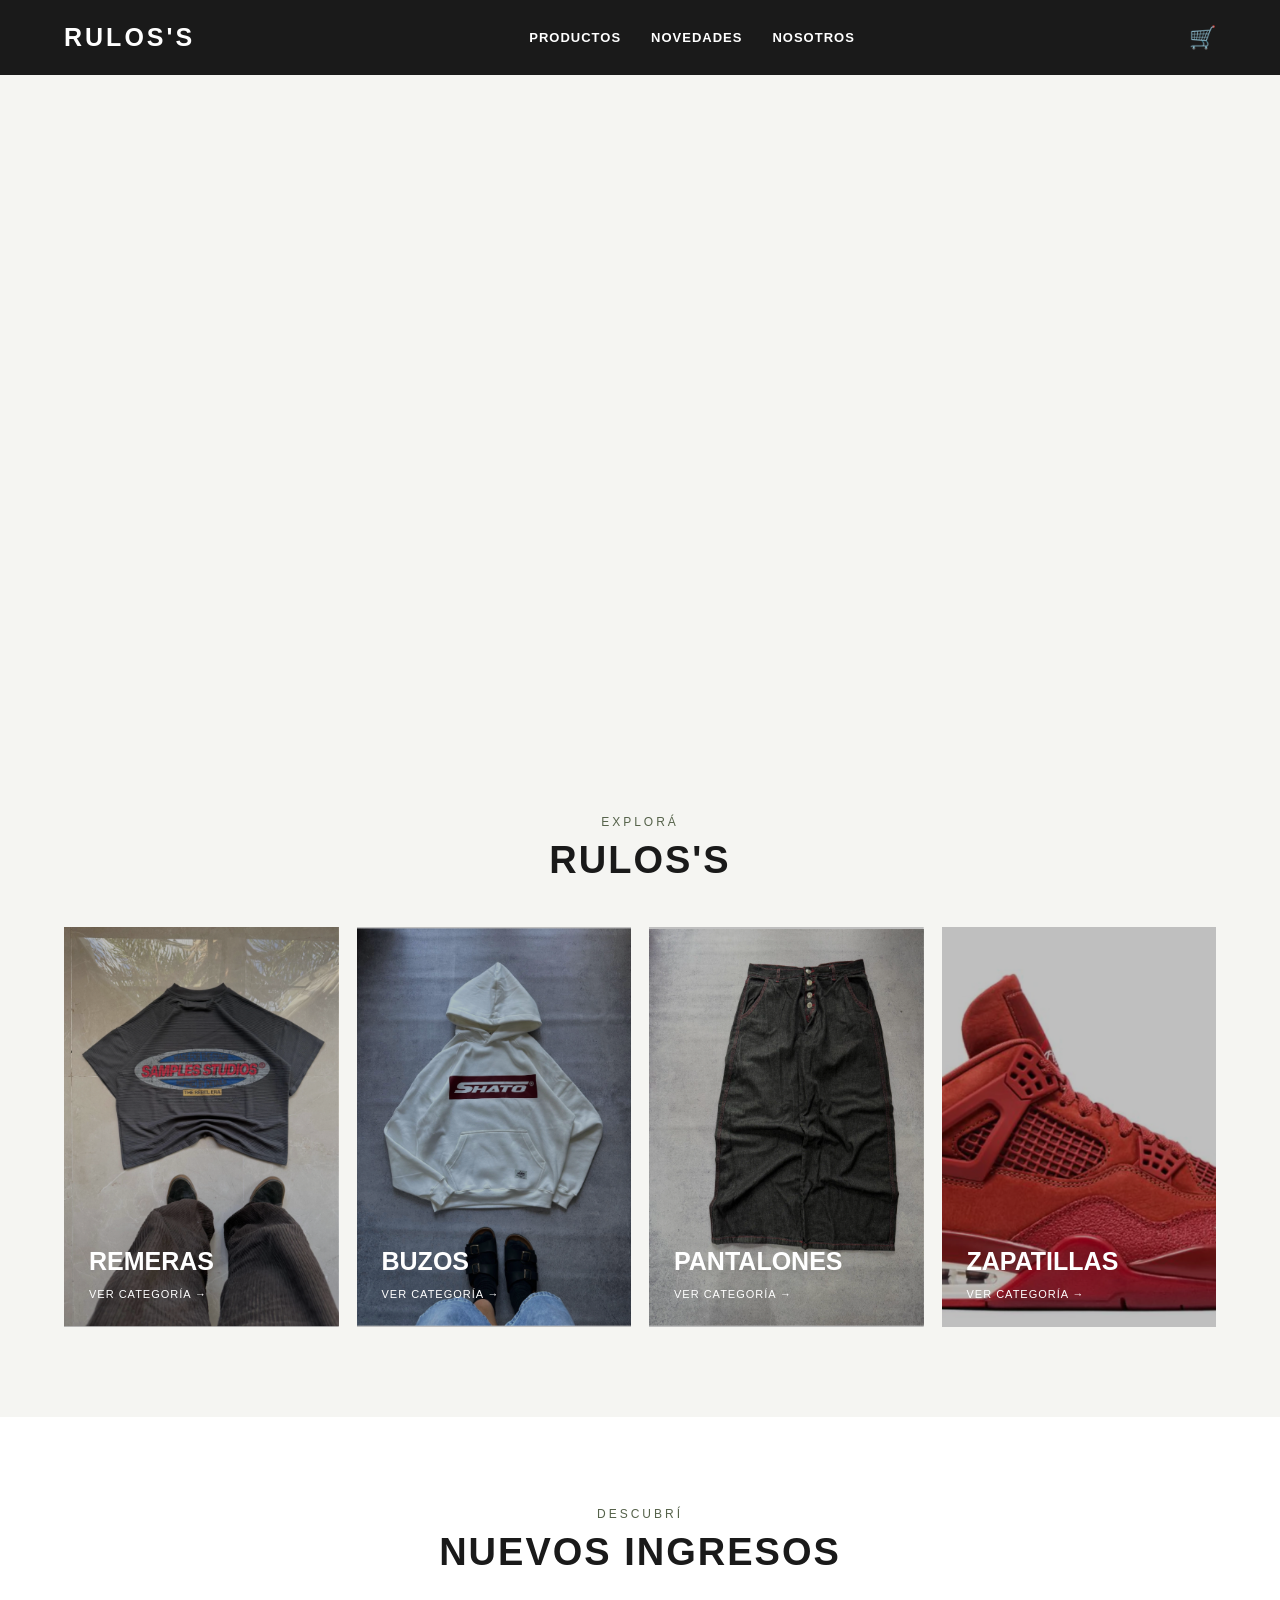
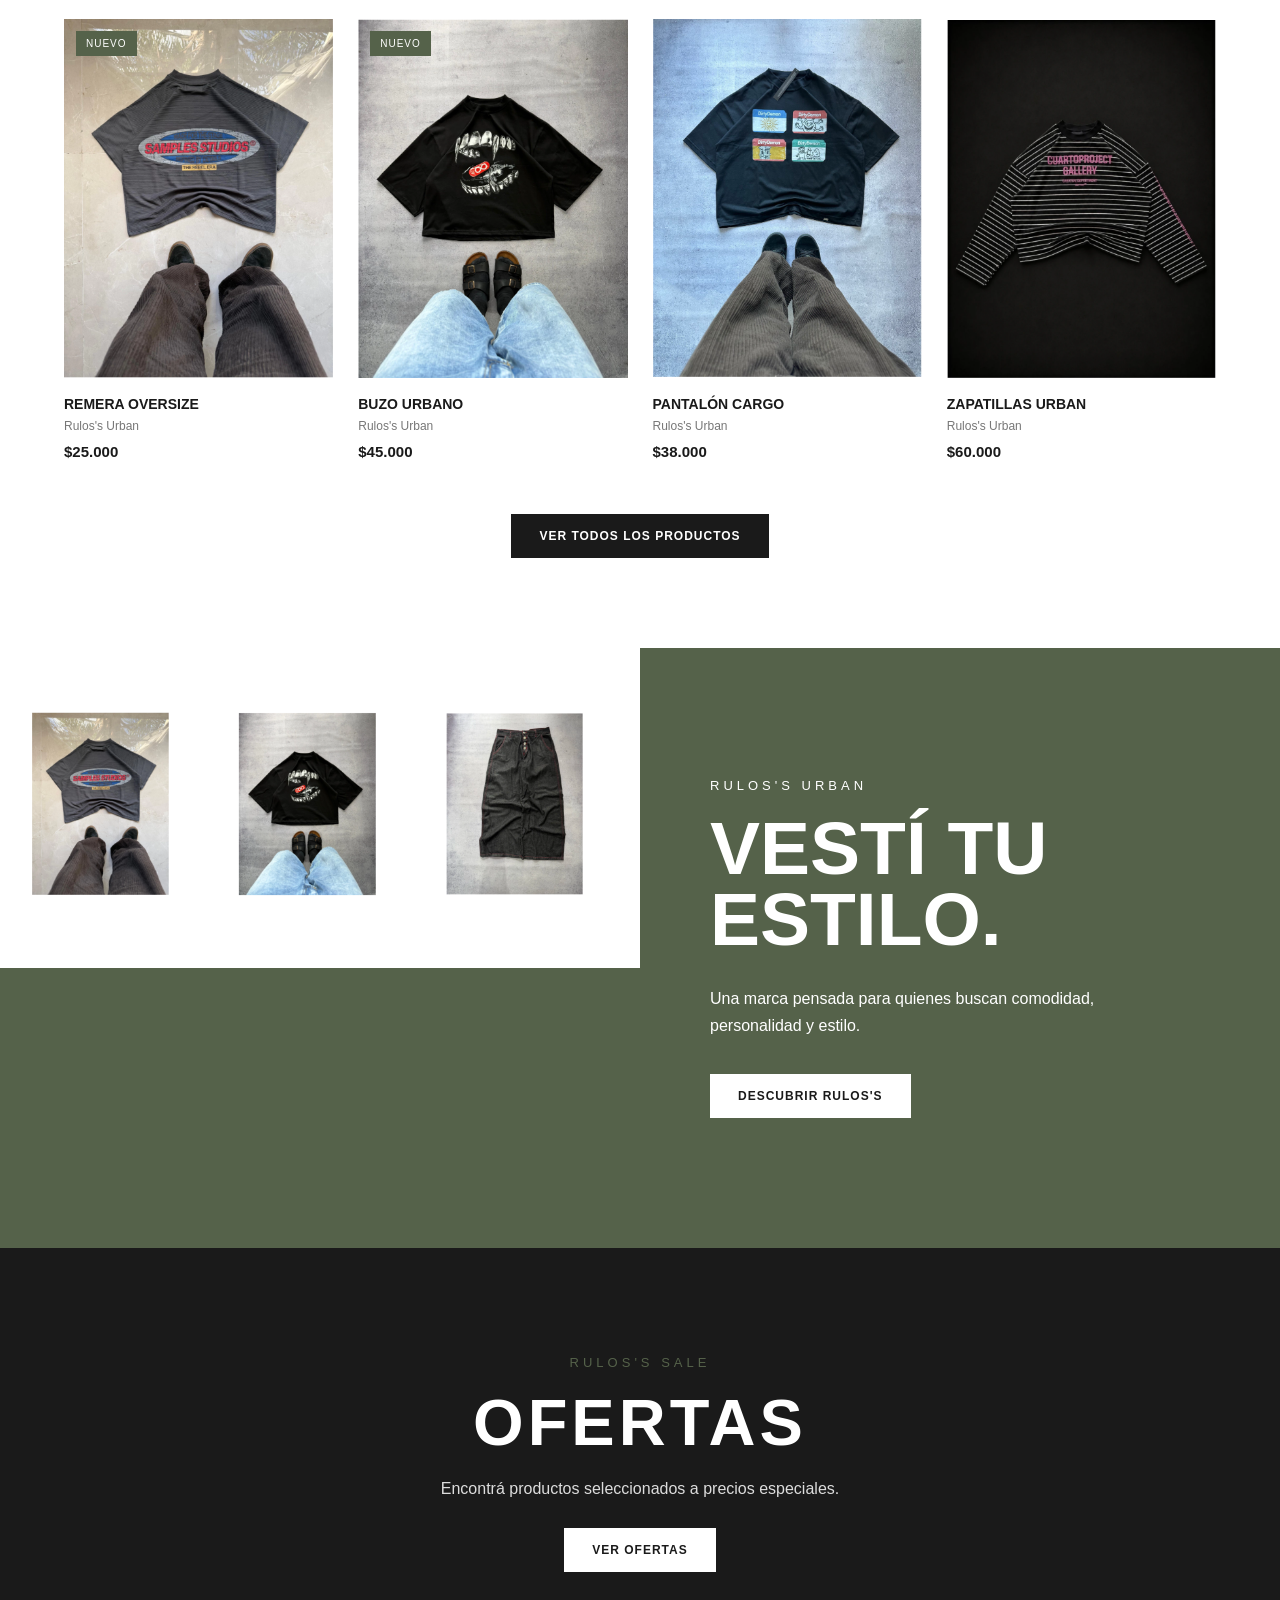
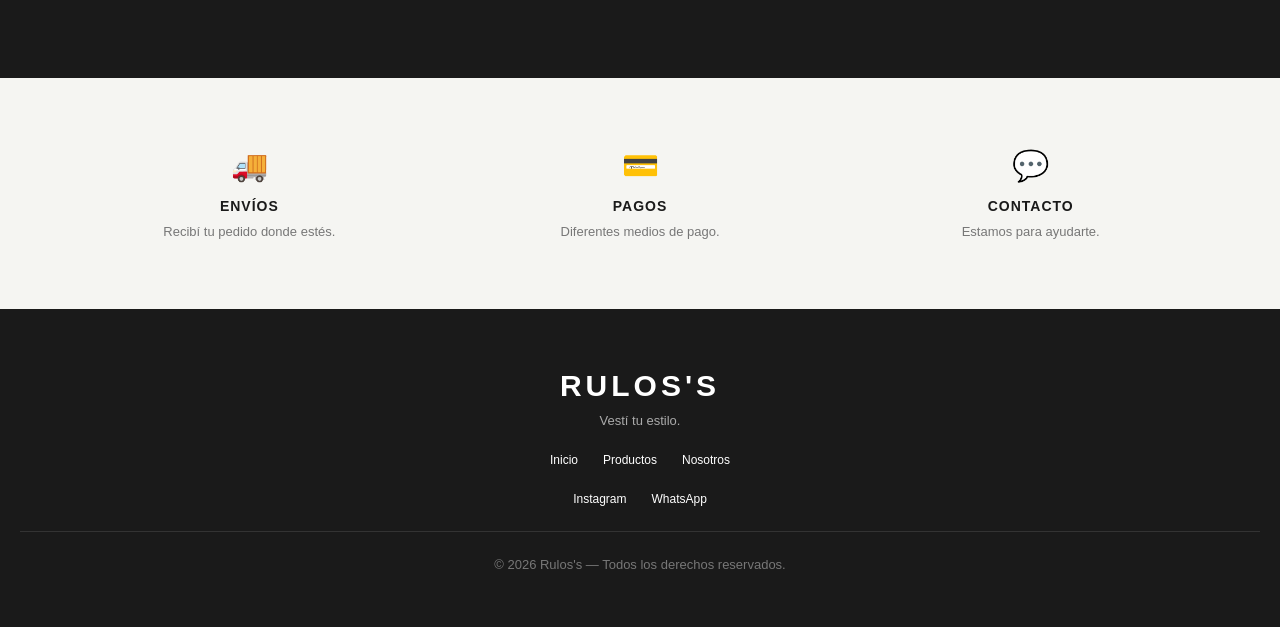
<file: index.html>
<!DOCTYPE html>
<html lang="es">

<head>
    <meta charset="UTF-8">
    <meta name="viewport" content="width=device-width, initial-scale=1.0">

    <title>Rulos's | Tienda de Ropa</title>

    <link rel="stylesheet" href="css/estilos.css">
</head>

<body>

    <!-- ================= HEADER ================= -->

    <header class="header">

        <div class="logo">
            <a href="index.html">RULOS'S</a>
        </div>

        <nav class="nav">

           

            <div class="productos-menu">
                <button class="productos-btn">
                    PRODUCTOS
                   
                </button>

                <div class="submenu">
                    <a href="productos.html">VER TODOS</a>
                    <a href="remeras.html">REMERAS</a>
                    <a href="buzos.html">BUZOS</a>
                    <a href="pantalones.html">PANTALONES</a>
                    <a href="zapatillas.html">ZAPATILLAS</a>
                </div>
            </div>

            <a href="#novedades">NOVEDADES</a>
            <a href="#nosotros">NOSOTROS</a>

        </nav>

        <div class="carrito">
            🛒
        </div>

    </header>


    <!-- ================= CARRUSEL ================= -->

    <main>

        <section class="carrusel">

            <div class="slide slide-1">

                <div class="slide-contenido">

                    <p class="mini-titulo">RULOS'S URBAN</p>

                    <h1>
                        VESTÍ<br>
                        TU ESTILO
                    </h1>

                    <p>
                        Ropa urbana, unisex y con personalidad.
                    </p>

                    <a href="productos.html" class="boton">
                        COMPRAR AHORA
                    </a>

                </div>

            </div>


            <div class="slide slide-2">

                <div class="slide-contenido">

                    <p class="mini-titulo">NUEVA COLECCIÓN</p>

                    <h2>
                        NUEVOS<br>
                        INGRESOS
                    </h2>

                    <p>
                        Descubrí lo nuevo de Rulos's.
                    </p>

                    <a href="#novedades" class="boton">
                        DESCUBRIR
                    </a>

                </div>

            </div>


            <div class="slide slide-3">

                <div class="slide-contenido">

                    <p class="mini-titulo">RULOS'S</p>

                    <h2>
                        TU ROPA.<br>
                        TU ESTILO.
                    </h2>

                    <p>
                        Diseñado para todos.
                    </p>

                    <a href="productos.html" class="boton">
                        VER PRODUCTOS
                    </a>

                </div>

            </div>

        </section>


        <!-- ================= CATEGORÍAS ================= -->

        <section class="categorias">

            <div class="titulo-seccion">

                <p>EXPLORÁ</p>

                <h2>
                    RULOS'S
                </h2>

            </div>

            <div class="categorias-grid">

                <a href="remeras.html" class="categoria">
                    <div class="categoria-imagen remeras-bg"></div>

                    <div class="categoria-texto">
                        <h3>REMERAS</h3>
                        <span>VER CATEGORÍA →</span>
                    </div>
                </a>


                <a href="buzos.html" class="categoria">
                    <div class="categoria-imagen buzos-bg"></div>

                    <div class="categoria-texto">
                        <h3>BUZOS</h3>
                        <span>VER CATEGORÍA →</span>
                    </div>
                </a>


                <a href="pantalones.html" class="categoria">
                    <div class="categoria-imagen pantalones-bg"></div>

                    <div class="categoria-texto">
                        <h3>PANTALONES</h3>
                        <span>VER CATEGORÍA →</span>
                    </div>
                </a>


                <a href="zapatillas.html" class="categoria">
                    <div class="categoria-imagen zapatillas-bg"></div>

                    <div class="categoria-texto">
                        <h3>ZAPATILLAS</h3>
                        <span>VER CATEGORÍA →</span>
                    </div>
                </a>

            </div>

        </section>


        <!-- ================= NUEVOS INGRESOS ================= -->

        <section class="productos-destacados" id="novedades">

            <div class="titulo-seccion">

                <p>DESCUBRÍ</p>

                <h2>
                    NUEVOS INGRESOS
                </h2>

            </div>


            <div class="productos-grid">


                <!-- PRODUCTO 1 -->

                <article class="producto">

                    <a href="productos.html">

                        <div class="producto-imagen">

                            <img src="img/Screenshot_1.png"
                                alt="Remera oversize Rulos's">

                            <span class="etiqueta">
                                NUEVO
                            </span>

                        </div>

                        <div class="producto-info">

                            <h3>
                                REMERA OVERSIZE
                            </h3>

                            <p>
                                Rulos's Urban
                            </p>

                            <strong>
                                $25.000
                            </strong>

                        </div>

                    </a>

                </article>


                <!-- PRODUCTO 2 -->

                <article class="producto">

                    <a href="productos.html">

                        <div class="producto-imagen">

                            <img src="img/Screenshot_2.png"
                                alt="Buzo urbano Rulos's">

                            <span class="etiqueta">
                                NUEVO
                            </span>

                        </div>

                        <div class="producto-info">

                            <h3>
                                BUZO URBANO
                            </h3>

                            <p>
                                Rulos's Urban
                            </p>

                            <strong>
                                $45.000
                            </strong>

                        </div>

                    </a>

                </article>


                <!-- PRODUCTO 3 -->

                <article class="producto">

                    <a href="productos.html">

                        <div class="producto-imagen">

                            <img src="img/Screenshot_4.png"
                                alt="Pantalón cargo Rulos's">

                        </div>

                        <div class="producto-info">

                            <h3>
                                PANTALÓN CARGO
                            </h3>

                            <p>
                                Rulos's Urban
                            </p>

                            <strong>
                                $38.000
                            </strong>

                        </div>

                    </a>

                </article>


                <!-- PRODUCTO 4 -->

                <article class="producto">

                    <a href="productos.html">

                        <div class="producto-imagen">

                            <img src="img/Screenshot_8.png"
                                alt="Zapatillas urban Rulos's">

                        </div>

                        <div class="producto-info">

                            <h3>
                                ZAPATILLAS URBAN
                            </h3>

                            <p>
                                Rulos's Urban
                            </p>

                            <strong>
                                $60.000
                            </strong>

                        </div>

                    </a>

                </article>

            </div>


            <div class="boton-centro">

                <a href="productos.html" class="boton boton-claro">
                    VER TODOS LOS PRODUCTOS
                </a>

            </div>

        </section>


        <!-- ================= RULOS'S URBAN ================= -->

        <section class="marca" id="nosotros">

            <div class="marca-imagen">

                <img src="img/Diseño sin título.png"
                    alt="Rulos's Urban">

            </div>

            <div class="marca-contenido">

                <p>
                    RULOS'S URBAN
                </p>

                <h2>
                    VESTÍ TU<br>
                    ESTILO.
                </h2>

                <p class="marca-descripcion">
                    Una marca pensada para quienes buscan
                    comodidad, personalidad y estilo.
                </p>

                <a href="productos.html" class="boton">
                    DESCUBRIR RULOS'S
                </a>

            </div>

        </section>


        <!-- ================= OFERTAS ================= -->

        <section class="ofertas">

            <div class="ofertas-contenido">

                <p>
                    RULOS'S SALE
                </p>

                <h2>
                    OFERTAS
                </h2>

                <span>
                    Encontrá productos seleccionados
                    a precios especiales.
                </span>

                <a href="productos.html" class="boton">
                    VER OFERTAS
                </a>

            </div>

        </section>


        <!-- ================= SERVICIOS ================= -->

        <section class="beneficios">

            <div>
                <span>🚚</span>

                <h3>
                    ENVÍOS
                </h3>

                <p>
                    Recibí tu pedido donde estés.
                </p>
            </div>


            <div>
                <span>💳</span>

                <h3>
                    PAGOS
                </h3>

                <p>
                    Diferentes medios de pago.
                </p>
            </div>


            <div>
                <span>💬</span>

                <h3>
                    CONTACTO
                </h3>

                <p>
                    Estamos para ayudarte.
                </p>
            </div>

        </section>

    </main>


    <!-- ================= FOOTER ================= -->

    <footer class="footer">

        <div class="footer-logo">
            RULOS'S
        </div>

        <p>
            Vestí tu estilo.
        </p>

        <div class="footer-links">

            <a href="index.html">
                Inicio
            </a>

            <a href="productos.html">
                Productos
            </a>

            <a href="#nosotros">
                Nosotros
            </a>

        </div>

        <div class="redes">

            <a href="#">
                Instagram
            </a>

            <a href="#">
                WhatsApp
            </a>

        </div>

        <p class="copyright">
            © 2026 Rulos's — Todos los derechos reservados.
        </p>

    </footer>


    <!-- ================= JAVASCRIPT ================= -->

    <script>

        const botonProductos =
            document.querySelector(".productos-btn");

        const menuProductos =
            document.querySelector(".productos-menu");


        botonProductos.addEventListener("click", function () {

            menuProductos.classList.toggle("activo");

        });


        document.addEventListener("click", function (evento) {

            if (!menuProductos.contains(evento.target)) {

                menuProductos.classList.remove("activo");

            }

        });

    </script>

</body>

</html>
</file>
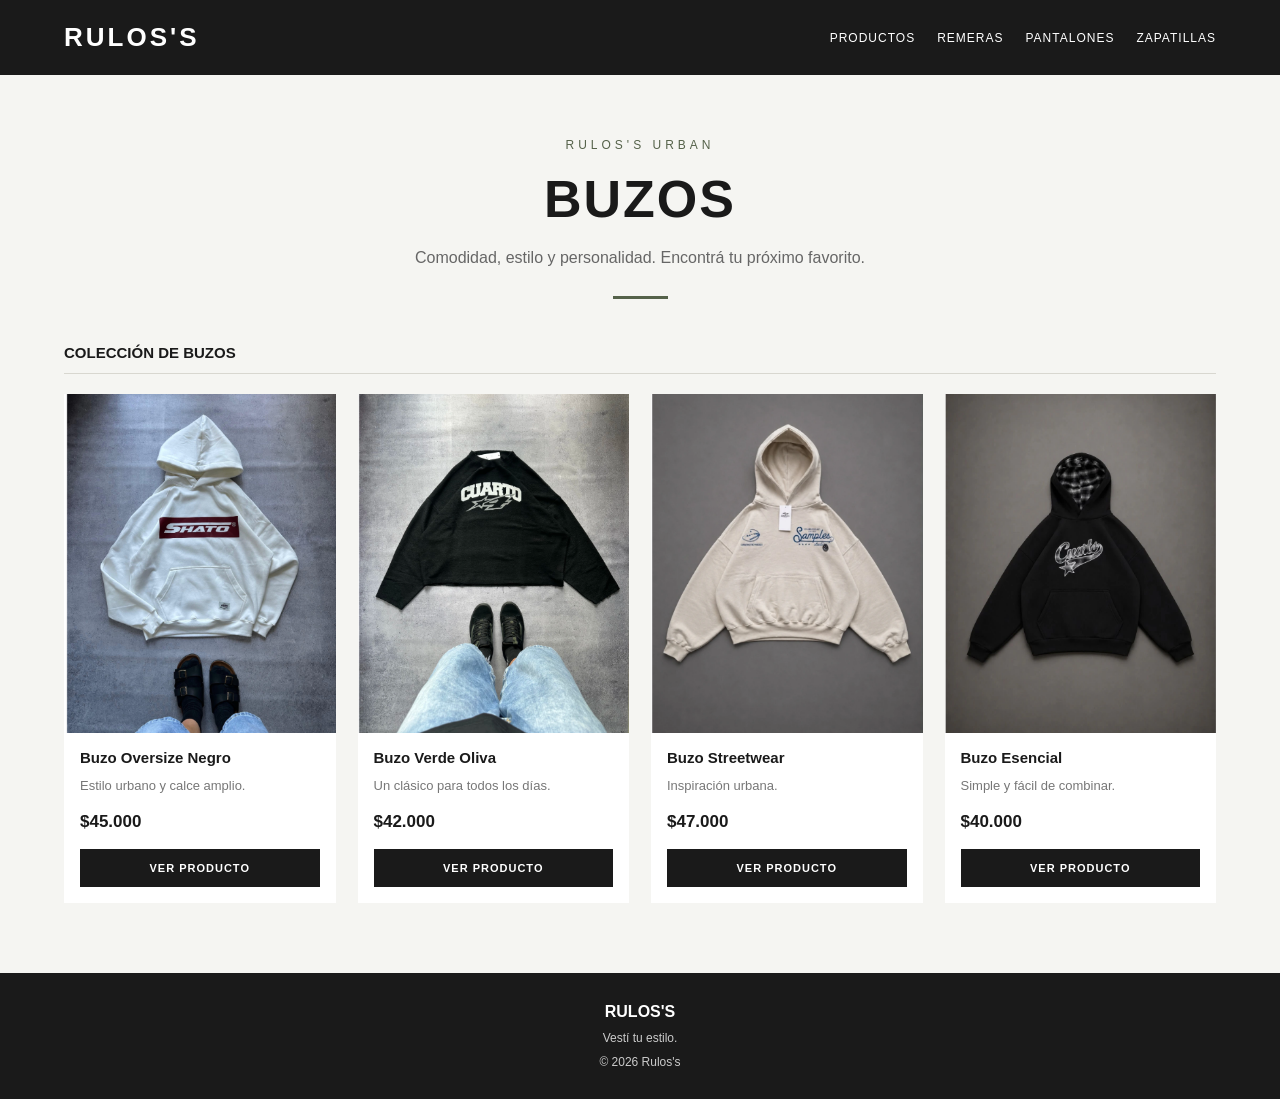
<file: buzos.html>
<!DOCTYPE html>
<html lang="es">
<head>
    <meta charset="UTF-8">
    <meta name="viewport" content="width=device-width, initial-scale=1.0">

    <title>Rulos's | Buzos</title>

    <link rel="stylesheet" href="css/catalogos.css">
</head>

<body>

    <header>
        <a href="index.html" class="logo">RULOS'S</a>

        <nav>
            <a href="productos.html">PRODUCTOS</a>
            <a href="remeras.html">REMERAS</a>
            <a href="pantalones.html">PANTALONES</a>
            <a href="zapatillas.html">ZAPATILLAS</a>
        </nav>
    </header>

    <section class="portada">
        <span>RULOS'S URBAN</span>

        <h1>BUZOS</h1>

        <p>
            Comodidad, estilo y personalidad.
            Encontrá tu próximo favorito.
        </p>

        <div class="linea"></div>
    </section>

    <main class="catalogo">

        <h2>COLECCIÓN DE BUZOS</h2>

        <section class="productos">

            <article class="producto">
                <img src="img/Screenshot_5.png" alt="Buzo oversize negro">

                <div class="info">
                    <h3>Buzo Oversize Negro</h3>
                    <p>Estilo urbano y calce amplio.</p>
                    <p class="precio">$45.000</p>
                    <a href="buzo1.html" class="boton">
                        VER PRODUCTO
                    </a>
                </div>
            </article>

            <article class="producto">
                <img src="img/buzo1.png" alt="Buzo verde oliva">

                <div class="info">
                    <h3>Buzo Verde Oliva</h3>
                    <p>Un clásico para todos los días.</p>
                    <p class="precio">$42.000</p>
                    <a href="buzo2.html" class="boton">
                        VER PRODUCTO
                    </a>
                </div>
            </article>

            <article class="producto">
                <img src="img/buzo2.png" alt="Buzo streetwear">

                <div class="info">
                    <h3>Buzo Streetwear</h3>
                    <p>Inspiración urbana.</p>
                    <p class="precio">$47.000</p>
                    <a href="buzo3.html" class="boton">
                        VER PRODUCTO
                    </a>
                </div>
            </article>

            <article class="producto">
                <img src="img/buzo4.png" alt="Buzo básico">

                <div class="info">
                    <h3>Buzo Esencial</h3>
                    <p>Simple y fácil de combinar.</p>
                    <p class="precio">$40.000</p>
                    <a href="buzo4.html" class="boton">
                        VER PRODUCTO
                    </a>
                </div>
            </article>

        </section>
    </main>

    <footer>
        <strong>RULOS'S</strong>
        <p>Vestí tu estilo.</p>
        <p>© 2026 Rulos's</p>
    </footer>

</body>
</html>
</file>
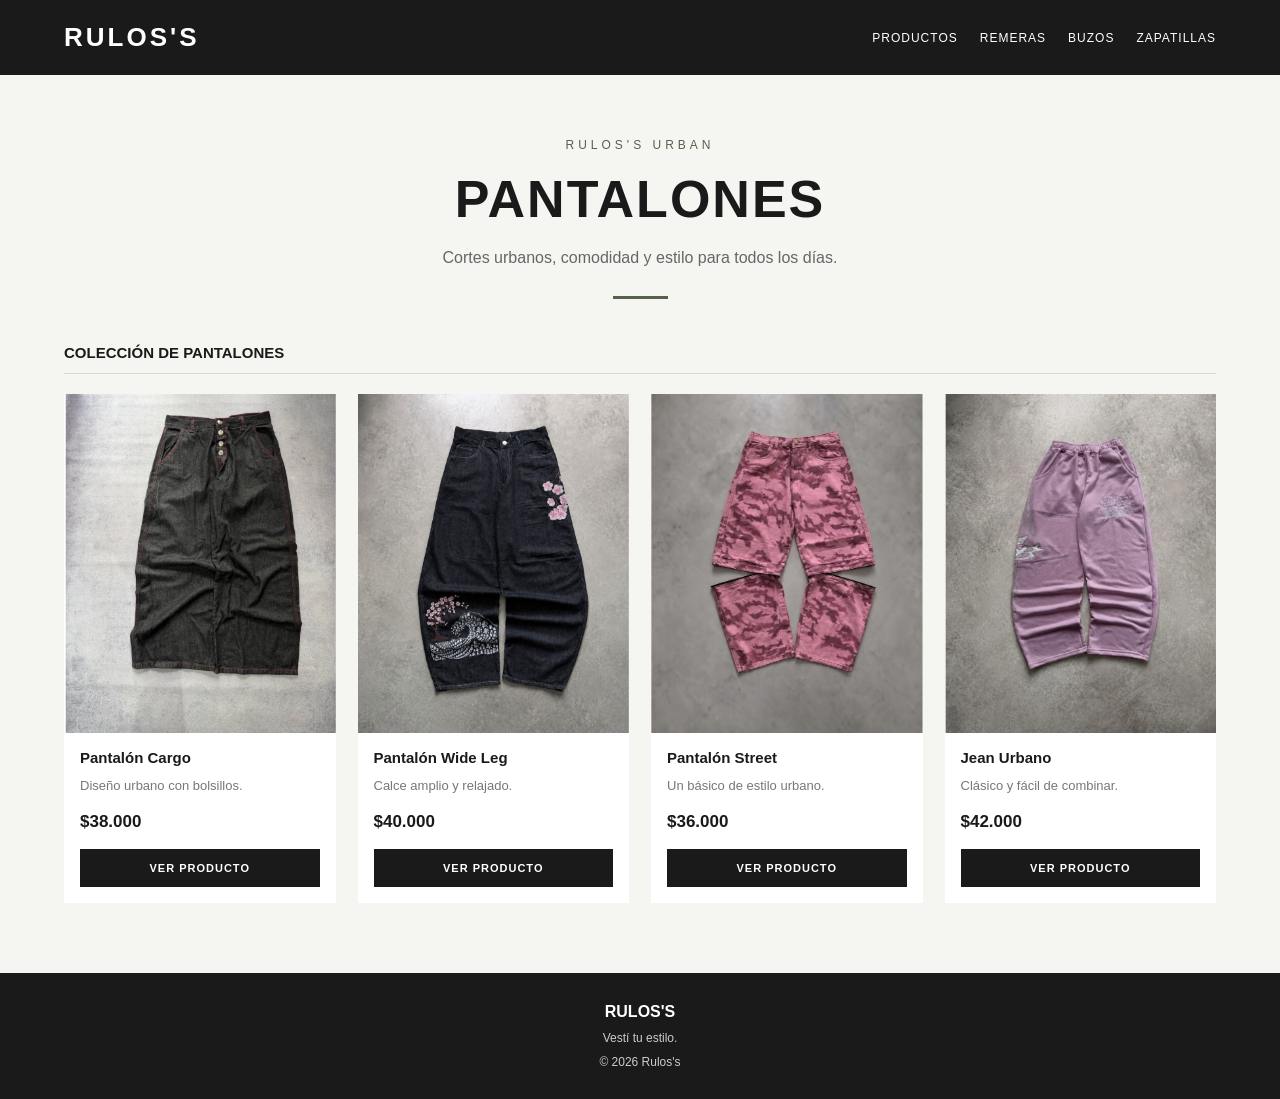
<file: pantalones.html>
<!DOCTYPE html>
<html lang="es">
<head>
    <meta charset="UTF-8">
    <meta name="viewport" content="width=device-width, initial-scale=1.0">
    <title>Rulos's | Pantalones</title>
    <link rel="stylesheet" href="css/catalogos.css">
</head>
<body>

<header>
    <a href="index.html" class="logo">RULOS'S</a>
    <nav>
        <a href="productos.html">PRODUCTOS</a>
        <a href="remeras.html">REMERAS</a>
        <a href="buzos.html">BUZOS</a>
        <a href="zapatillas.html">ZAPATILLAS</a>
    </nav>
</header>

<section class="portada">
    <span>RULOS'S URBAN</span>
    <h1>PANTALONES</h1>
    <p>Cortes urbanos, comodidad y estilo para todos los días.</p>
    <div class="linea"></div>
</section>

<main class="catalogo">
    <h2>COLECCIÓN DE PANTALONES</h2>

    <section class="productos">
        <article class="producto">
            <img src="img/Screenshot_3.png" alt="Pantalón cargo">
            <div class="info">
                <h3>Pantalón Cargo</h3>
                <p>Diseño urbano con bolsillos.</p>
                <p class="precio">$38.000</p>
                <a href="pantalon1.html" class="boton">VER PRODUCTO</a>
            </div>
        </article>

        <article class="producto">
            <img src="img/pant2.png" alt="Pantalón wide leg">
            <div class="info">
                <h3>Pantalón Wide Leg</h3>
                <p>Calce amplio y relajado.</p>
                <p class="precio">$40.000</p>
                <a href="pantalon2.html" class="boton">VER PRODUCTO</a>
            </div>
        </article>

        <article class="producto">
            <img src="img/pant3.png" alt="Pantalón street">
            <div class="info">
                <h3>Pantalón Street</h3>
                <p>Un básico de estilo urbano.</p>
                <p class="precio">$36.000</p>
                <a href="pantalon3.html" class="boton">VER PRODUCTO</a>
            </div>
        </article>

        <article class="producto">
            <img src="img/pant1.png" alt="Jean urbano">
            <div class="info">
                <h3>Jean Urbano</h3>
                <p>Clásico y fácil de combinar.</p>
                <p class="precio">$42.000</p>
                <a href="pantalon4.html" class="boton">VER PRODUCTO</a>
            </div>
        </article>
    </section>
</main>

<footer>
    <strong>RULOS'S</strong>
    <p>Vestí tu estilo.</p>
    <p>© 2026 Rulos's</p>
</footer>

</body>
</html>
</file>
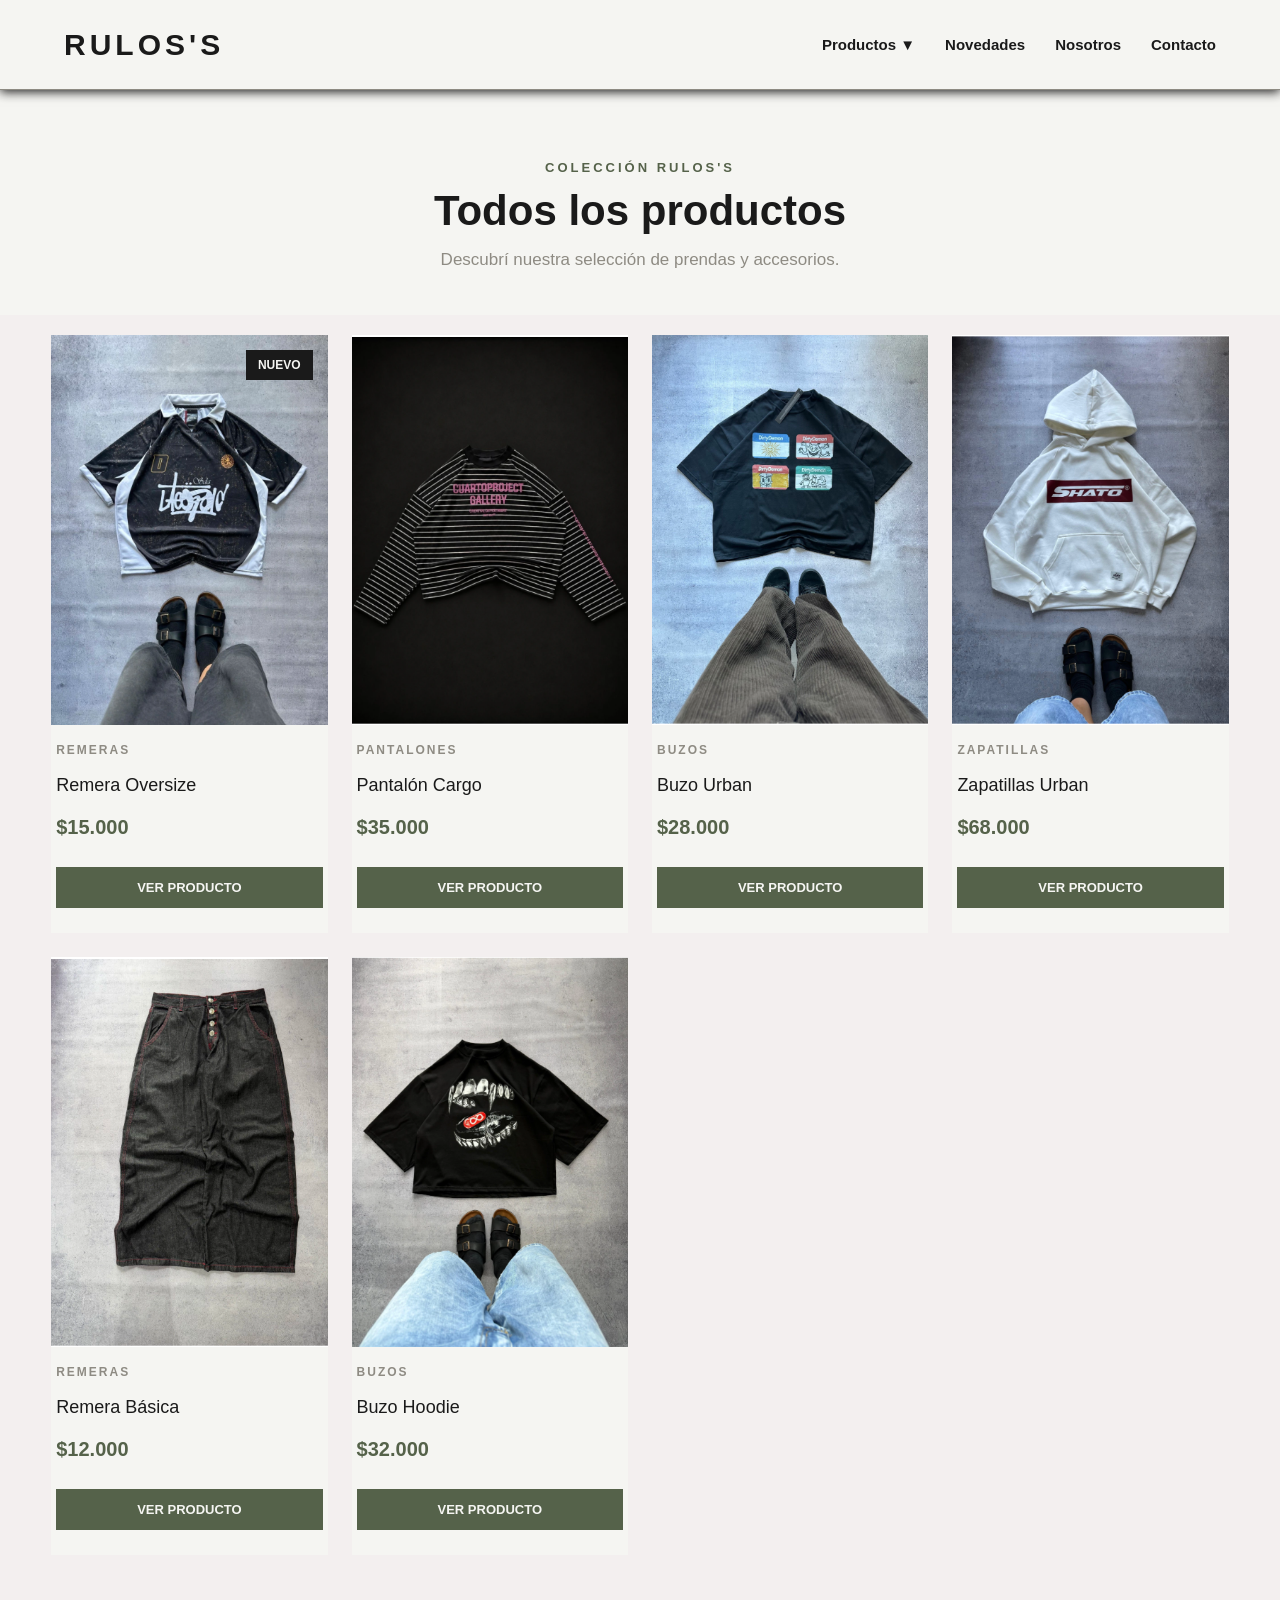
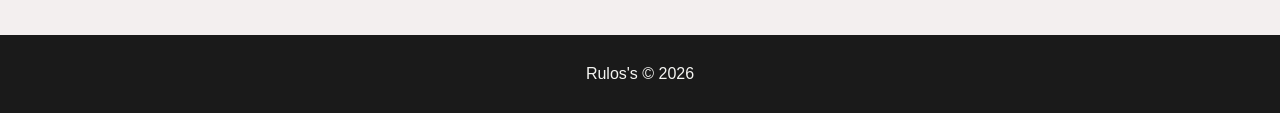
<file: productos.html>
<!DOCTYPE html>
<html lang="es">

<head>
    <meta charset="UTF-8">
    <meta name="viewport" content="width=device-width, initial-scale=1.0">

    <title>Rulos's - Productos</title>

    <link rel="stylesheet" href="css/estilosss.css">
</head>

<body>

    <header class="encabezado">

    <a href="index.html" class="logo">
        RULOS'S
    </a>

    <nav class="menu">

        <div class="menu-productos">

            <button class="productos-boton" id="botonProductos">
                Productos ▼
            </button>

            <div class="submenu" id="submenuProductos">

                <a href="remeras.html">Remeras</a>
                <a href="buzos.html">Buzos</a>
                <a href="pantalones.html">Pantalones</a>
                <a href="zapatillas.html">Zapatillas</a>

            </div>

        </div>

        <a href="#">Novedades</a>
        <a href="#">Nosotros</a>
        <a href="#">Contacto</a>

    </nav>

</header>


    <!-- PRESENTACIÓN -->
    <section class="titulo-productos">

        <p class="pequeno-titulo">COLECCIÓN RULOS'S</p>

        <h1>Todos los productos</h1>

        <p>
            Descubrí nuestra selección de prendas y accesorios.
        </p>

    </section>


    <!-- PRODUCTOS -->
    <main class="catalogo">


        <!-- REMERA -->
        <article class="producto">

            <div class="imagen-producto">

                <img src="img/Screenshot_7.png" alt="Remera Oversize">

                <span class="etiqueta">NUEVO</span>

            </div>

            <div class="informacion-producto">

                <p class="categoria">
                    REMERAS
                </p>

                <h2>
                    Remera Oversize
                </h2>

                <p class="precio">
                    $15.000
                </p>

                <a href="rem1.html" class="boton-producto">
                    VER PRODUCTO
                </a>

            </div>

        </article>


        <!-- PANTALÓN -->
        <article class="producto">

            <div class="imagen-producto">

                <img src="img/Screenshot_8.png" alt="Pantalón Cargo">

            </div>

            <div class="informacion-producto">

                <p class="categoria">
                    PANTALONES
                </p>

                <h2>
                    Pantalón Cargo
                </h2>

                <p class="precio">
                    $35.000
                </p>

                <a href="#" class="boton-producto">
                    VER PRODUCTO
                </a>

            </div>

        </article>


        <!-- BUZO -->
        <article class="producto">

            <div class="imagen-producto">

                <img src="img/Screenshot_4.png" alt="Buzo Urban">

            </div>

            <div class="informacion-producto">

                <p class="categoria">
                    BUZOS
                </p>

                <h2>
                    Buzo Urban
                </h2>

                <p class="precio">
                    $28.000
                </p>

                <a href="#" class="boton-producto">
                    VER PRODUCTO
                </a>

            </div>

        </article>


        <!-- ZAPATILLAS -->
        <article class="producto">

            <div class="imagen-producto">

                <img src="img/Screenshot_5.png" alt="Zapatillas Urban">

            </div>

            <div class="informacion-producto">

                <p class="categoria">
                    ZAPATILLAS
                </p>

                <h2>
                    Zapatillas Urban
                </h2>

                <p class="precio">
                    $68.000
                </p>

                <a href="#" class="boton-producto">
                    VER PRODUCTO
                </a>

            </div>

        </article>


        <!-- SEGUNDA REMERA -->
        <article class="producto">

            <div class="imagen-producto">

                <img src="img/Screenshot_3.png" alt="Remera Básica">

            </div>

            <div class="informacion-producto">

                <p class="categoria">
                    REMERAS
                </p>

                <h2>
                    Remera Básica
                </h2>

                <p class="precio">
                    $12.000
                </p>

                <a href="#" class="boton-producto">
                    VER PRODUCTO
                </a>

            </div>

        </article>


        <!-- SEGUNDO BUZO -->
        <article class="producto">

            <div class="imagen-producto">

                <img src="img/Screenshot_2.png" alt="Buzo Hoodie">

            </div>

            <div class="informacion-producto">

                <p class="categoria">
                    BUZOS
                </p>

                <h2>
                    Buzo Hoodie
                </h2>

                <p class="precio">
                    $32.000
                </p>

                <a href="#" class="boton-producto">
                    VER PRODUCTO
                </a>

            </div>

        </article>


    </main>


    <!-- PIE DE PÁGINA -->
    <footer>

        <p>
            Rulos's © 2026 
        </p>

    </footer>
    <script>

    const botonProductos = document.getElementById("botonProductos");
    const submenuProductos = document.getElementById("submenuProductos");

    botonProductos.addEventListener("click", function () {

        submenuProductos.classList.toggle("mostrar");

    });

</script>


</body>

</html>
</file>
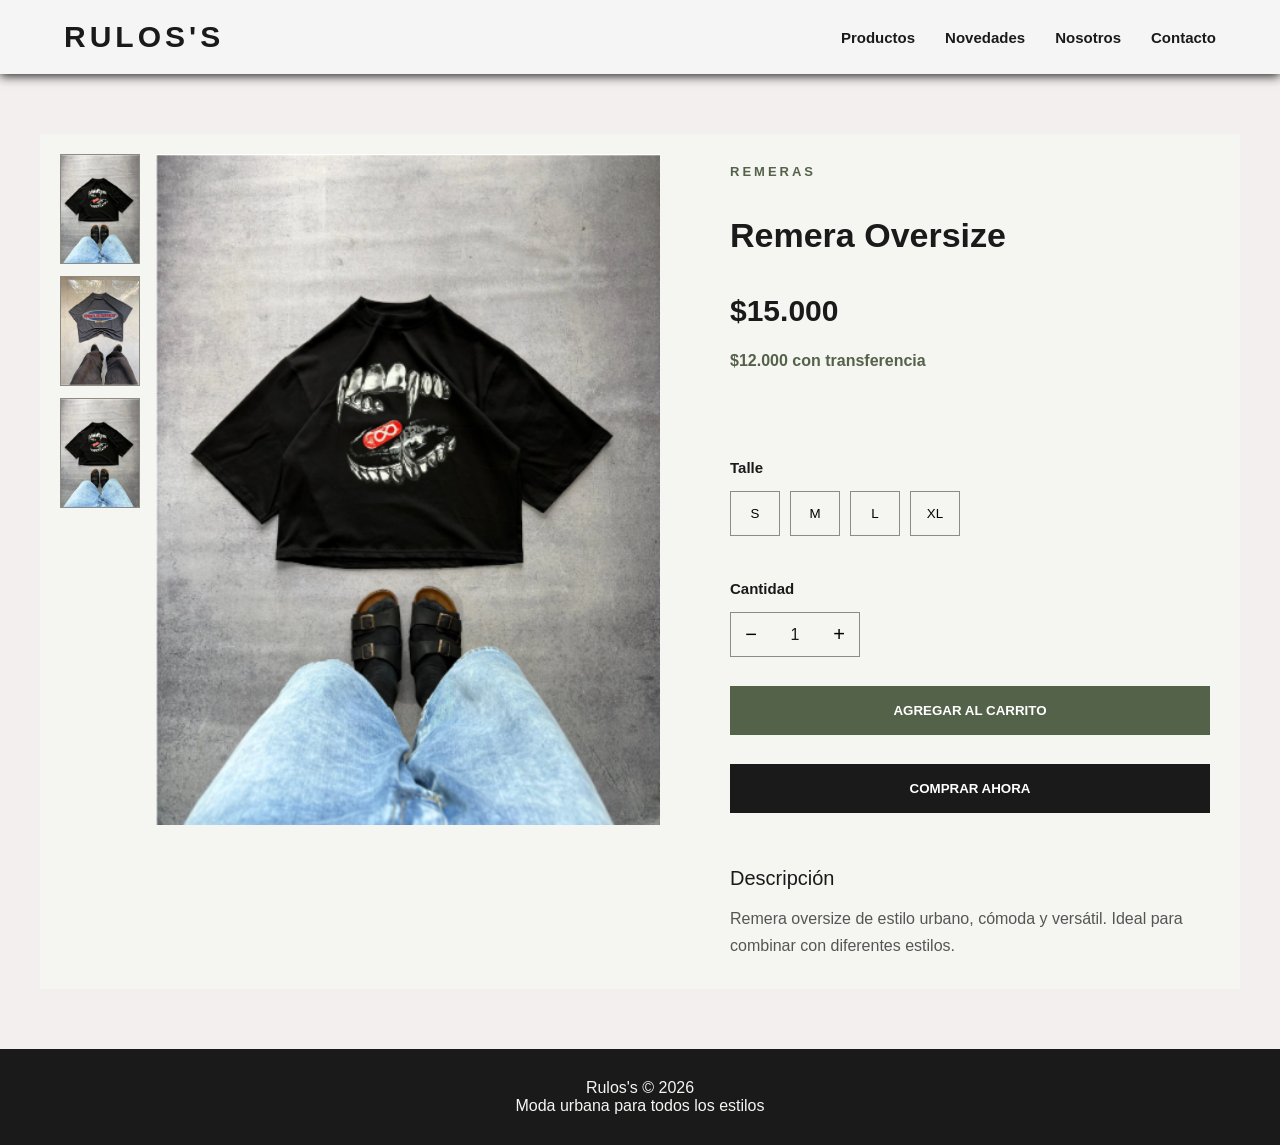
<file: rem1.html>
<!DOCTYPE html>
<html lang="es">

<head>
    <meta charset="UTF-8">
    <meta name="viewport" content="width=device-width, initial-scale=1.0">

    <title>Remera Oversize | Rulos's</title>

    <link rel="stylesheet" href="css/estiloss.css">
</head>

<body>

    <!-- HEADER -->

    <header class="header">

        <a href="index.html" class="logo">
            RULOS'S
        </a>

        <nav class="menu">

            <a href="productos.html">Productos</a>
            <a href="#">Novedades</a>
            <a href="#">Nosotros</a>
            <a href="#">Contacto</a>

        </nav>

    </header>


    <!-- PRODUCTO -->

    <main class="producto">

        <!-- GALERÍA -->

        <!-- GALERÍA -->

        <section class="galeria">

            <div class="miniaturas">

                <img src="img/Screenshot_2.png"
                     alt="Vista 1"
                     onclick="cambiarImagen('img/Screenshot_2.png')">

                <img src="img/Screenshot_1.png"
                     alt="Vista 2"
                     onclick="cambiarImagen('img/Screenshot_1.png')">

                <img src="img/Screenshot_2.png"
                     alt="Vista 3"
                     onclick="cambiarImagen('img/Screenshot_2.png')">

            </div>

            <div class="imagen-principal">

                <img id="imagenProducto"
                     src="img/Screenshot_2.png"
                     alt="Remera Oversize">

            </div>

        </section>


        <!-- INFORMACIÓN -->

        <section class="informacion-producto">

            <p class="categoria">
                REMERAS
            </p>

            <h1>
                Remera Oversize
            </h1>

            <p class="precio-producto">
                $15.000
            </p>

            <p class="transferencia">
                $12.000 con transferencia
            </p>


            <hr>


            <!-- TALLES -->

            <div class="seleccion">

                <h3>
                    Talle
                </h3>

                <div class="talles">

                    <button>S</button>
                    <button>M</button>
                    <button>L</button>
                    <button>XL</button>

                </div>

            </div>


            <!-- CANTIDAD -->

            <div class="cantidad">

                <h3>
                    Cantidad
                </h3>

                <div class="contador">

                    <button onclick="restar()">
                        −
                    </button>

                    <span id="cantidad">
                        1
                    </span>

                    <button onclick="sumar()">
                        +
                    </button>

                </div>

            </div>


            <!-- BOTONES -->

            <button class="btn-carrito">
                AGREGAR AL CARRITO
            </button>

            <button class="btn-comprar">
                COMPRAR AHORA
            </button>


            <!-- DESCRIPCIÓN -->

            <div class="descripcion">

                <h2>
                    Descripción
                </h2>

                <p>
                    Remera oversize de estilo urbano,
                    cómoda y versátil. Ideal para combinar
                    con diferentes estilos.
                </p>

            </div>

        </section>

    </main>


    <!-- FOOTER -->

    <footer>

        <p>
            Rulos's © 2026
        </p>

        <p>
            Moda urbana para todos los estilos
        </p>

    </footer>


    <!-- JAVASCRIPT -->

    <script>

        function cambiarImagen(imagen) {

            document.getElementById("imagenProducto").src = imagen;

        }


        let cantidad = 1;


        function sumar() {

            cantidad++;

            document.getElementById("cantidad").textContent = cantidad;

        }


        function restar() {

            if (cantidad > 1) {

                cantidad--;

                document.getElementById("cantidad").textContent = cantidad;

            }

        }

    </script>

</body>

</html>
</file>
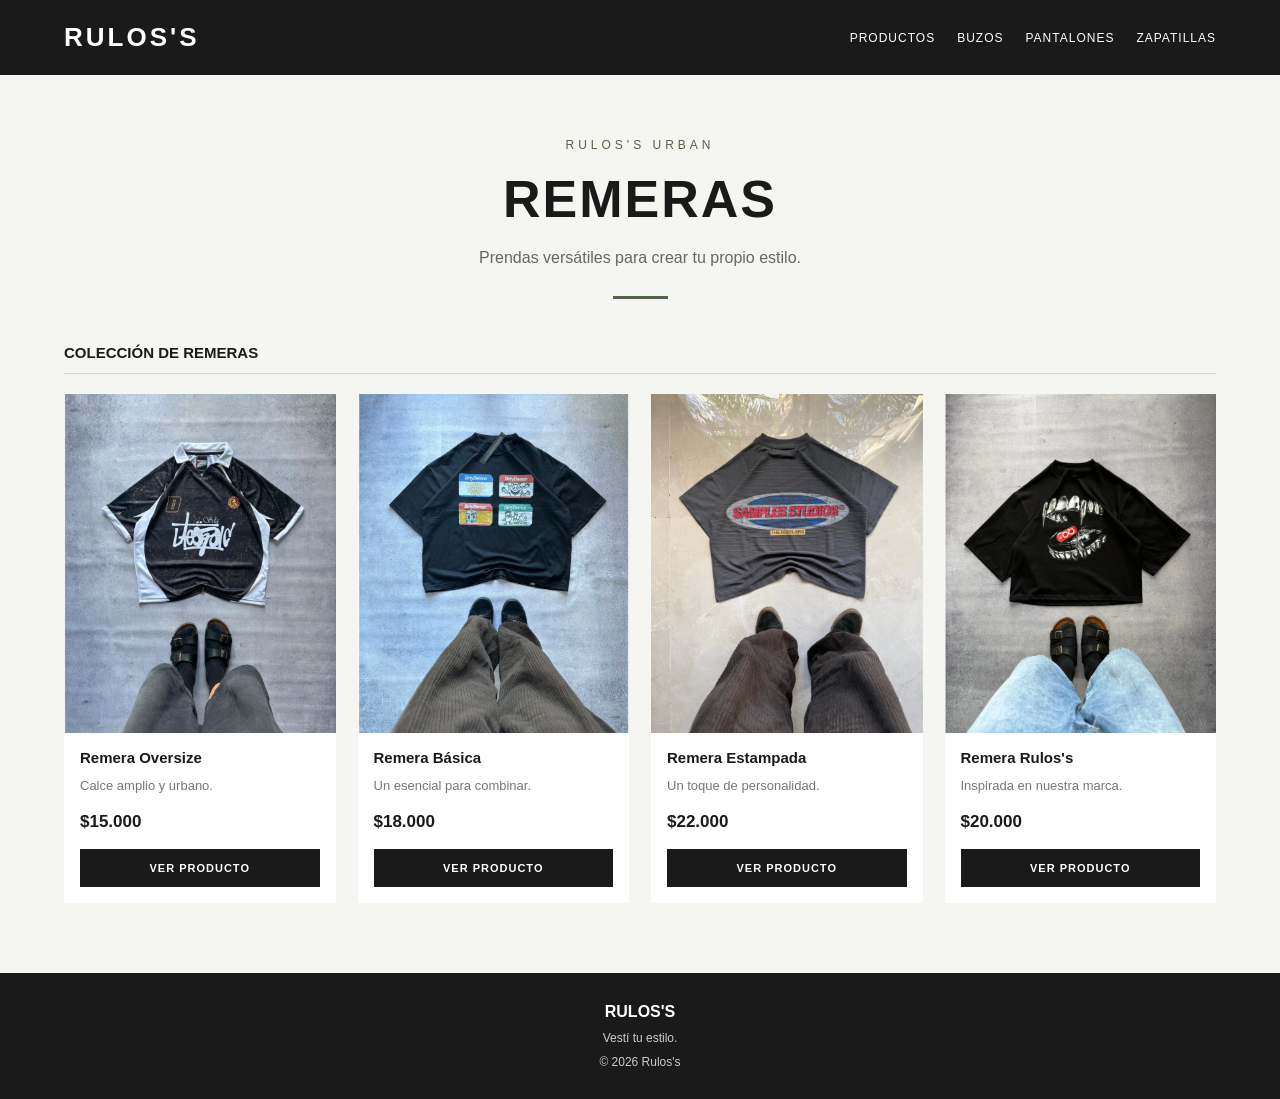
<file: remeras.html>
<!DOCTYPE html>
<html lang="es">
<head>
    <meta charset="UTF-8">
    <meta name="viewport" content="width=device-width, initial-scale=1.0">
    <title>Rulos's | Remeras</title>
    <link rel="stylesheet" href="css/catalogos.css">
</head>
<body>

<header>
    <a href="index.html" class="logo">RULOS'S</a>
    <nav>
        <a href="productos.html">PRODUCTOS</a>
        <a href="buzos.html">BUZOS</a>
        <a href="pantalones.html">PANTALONES</a>
        <a href="zapatillas.html">ZAPATILLAS</a>
    </nav>
</header>

<section class="portada">
    <span>RULOS'S URBAN</span>
    <h1>REMERAS</h1>
    <p>Prendas versátiles para crear tu propio estilo.</p>
    <div class="linea"></div>
</section>

<main class="catalogo">
    <h2>COLECCIÓN DE REMERAS</h2>

    <section class="productos">
        <article class="producto">
            <img src="img/Screenshot_7.png" alt="Remera oversize">
            <div class="info">
                <h3>Remera Oversize</h3>
                <p>Calce amplio y urbano.</p>
                <p class="precio">$15.000</p>
                <a href="rem1.html" class="boton">VER PRODUCTO</a>
            </div>
        </article>

        <article class="producto">
            <img src="img/Screenshot_4.png" alt="Remera básica">
            <div class="info">
                <h3>Remera Básica</h3>
                <p>Un esencial para combinar.</p>
                <p class="precio">$18.000</p>
                <a href="rem2.html" class="boton">VER PRODUCTO</a>
            </div>
        </article>

        <article class="producto">
            <img src="img/Screenshot_1.png" alt="Remera estampada">
            <div class="info">
                <h3>Remera Estampada</h3>
                <p>Un toque de personalidad.</p>
                <p class="precio">$22.000</p>
                <a href="rem3.html" class="boton">VER PRODUCTO</a>
            </div>
        </article>

        <article class="producto">
            <img src="img/Screenshot_2.png" alt="Remera Rulos's">
            <div class="info">
                <h3>Remera Rulos's</h3>
                <p>Inspirada en nuestra marca.</p>
                <p class="precio">$20.000</p>
                <a href="rem4.html" class="boton">VER PRODUCTO</a>
            </div>
        </article>
    </section>
</main>

<footer>
    <strong>RULOS'S</strong>
    <p>Vestí tu estilo.</p>
    <p>© 2026 Rulos's</p>
</footer>

</body>
</html>
</file>
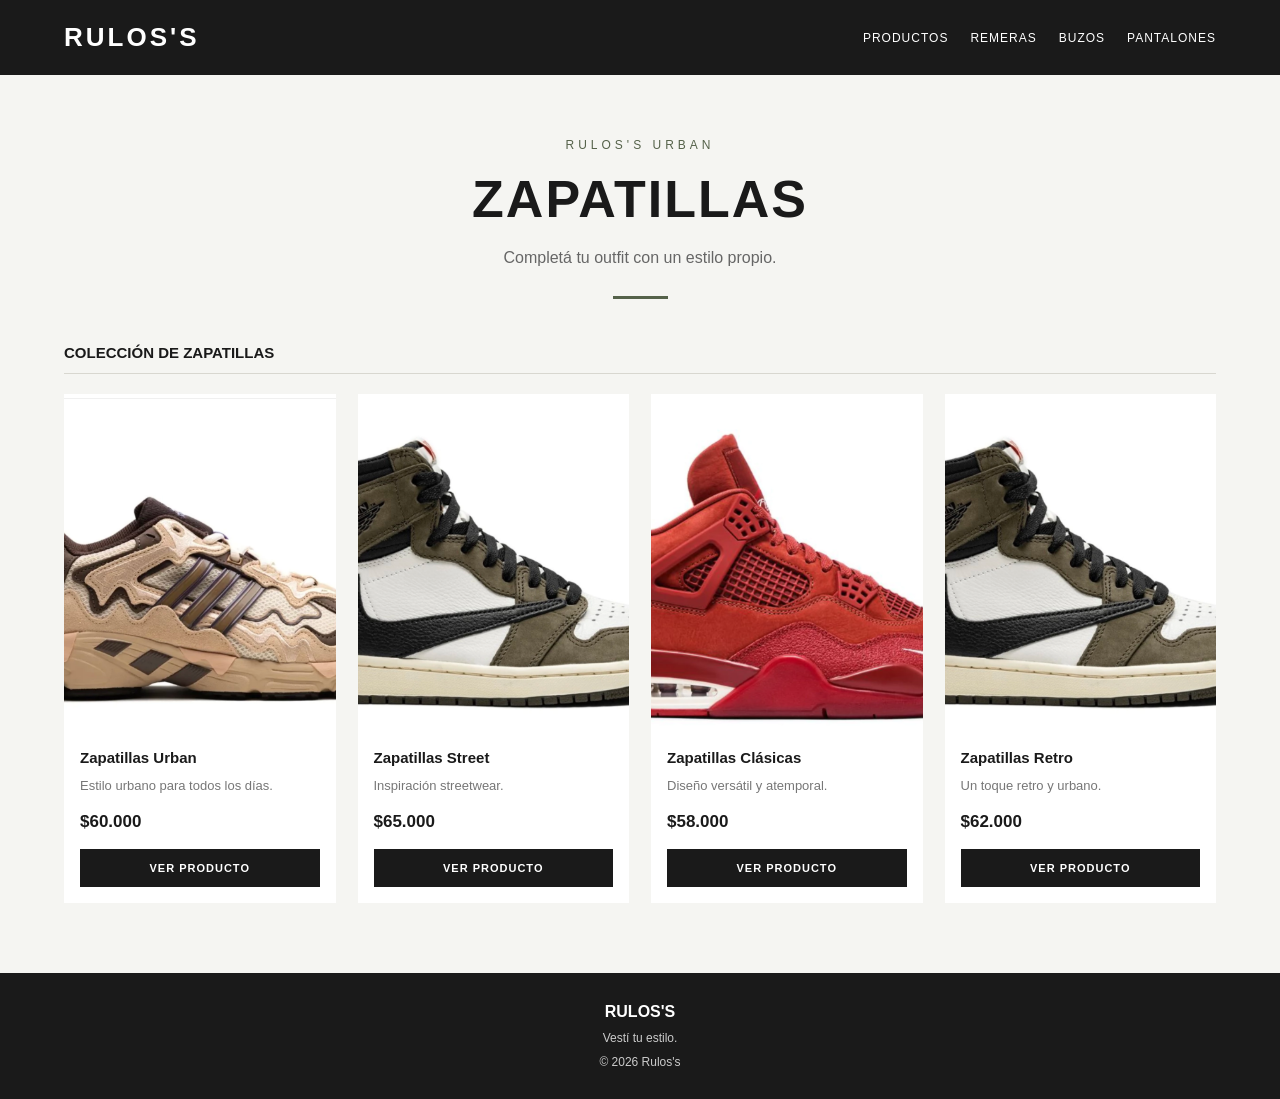
<file: zapatillas.html>
<!DOCTYPE html>
<html lang="es">
<head>
    <meta charset="UTF-8">
    <meta name="viewport" content="width=device-width, initial-scale=1.0">
    <title>Rulos's | Zapatillas</title>
    <link rel="stylesheet" href="css/catalogos.css">
</head>
<body>

<header>
    <a href="index.html" class="logo">RULOS'S</a>
    <nav>
        <a href="productos.html">PRODUCTOS</a>
        <a href="remeras.html">REMERAS</a>
        <a href="buzos.html">BUZOS</a>
        <a href="pantalones.html">PANTALONES</a>
    </nav>
</header>

<section class="portada">
    <span>RULOS'S URBAN</span>
    <h1>ZAPATILLAS</h1>
    <p>Completá tu outfit con un estilo propio.</p>
    <div class="linea"></div>
</section>

<main class="catalogo">
    <h2>COLECCIÓN DE ZAPATILLAS</h2>

    <section class="productos">
        <article class="producto">
            <img src="img/Screenshot_6.png" alt="Zapatillas urbanas">
            <div class="info">
                <h3>Zapatillas Urban</h3>
                <p>Estilo urbano para todos los días.</p>
                <p class="precio">$60.000</p>
                <a href="zapatilla1.html" class="boton">VER PRODUCTO</a>
            </div>
        </article>

        <article class="producto">
            <img src="img/Screenshot_9.png" alt="Zapatillas street">
            <div class="info">
                <h3>Zapatillas Street</h3>
                <p>Inspiración streetwear.</p>
                <p class="precio">$65.000</p>
                <a href="zapatilla2.html" class="boton">VER PRODUCTO</a>
            </div>
        </article>

        <article class="producto">
            <img src="img/Screenshot_10.png" alt="Zapatillas clásicas">
            <div class="info">
                <h3>Zapatillas Clásicas</h3>
                <p>Diseño versátil y atemporal.</p>
                <p class="precio">$58.000</p>
                <a href="zapatilla3.html" class="boton">VER PRODUCTO</a>
            </div>
        </article>

        <article class="producto">
            <img src="img/Screenshot_9.png" alt="Zapatillas retro">
            <div class="info">
                <h3>Zapatillas Retro</h3>
                <p>Un toque retro y urbano.</p>
                <p class="precio">$62.000</p>
                <a href="zapatilla4.html" class="boton">VER PRODUCTO</a>
            </div>
        </article>
    </section>
</main>

<footer>
    <strong>RULOS'S</strong>
    <p>Vestí tu estilo.</p>
    <p>© 2026 Rulos's</p>
</footer>

</body>
</html>
</file>
<file: css/estilos.css>
* {
    margin: 0;
    padding: 0;
    box-sizing: border-box;
}

html {
    scroll-behavior: smooth;
}

body {
    font-family: Arial, Helvetica, sans-serif;
    background-color: #F5F5F2;
    color: #1A1A1A;
}

a {
    text-decoration: none;
    color: inherit;
}

img {
    width: 100%;
    display: block;
}




.header {
    width: 100%;
    height: 75px;

    background-color: #1A1A1A;
    color: white;

    display: flex;
    align-items: center;
    justify-content: space-between;

    padding: 0 5%;

    position: sticky;
    top: 0;

    z-index: 1000;
}


/* LOGO */

.logo a {
    color: white;

    font-size: 25px;
    font-weight: bold;

    letter-spacing: 3px;
}




.nav {
    display: flex;
    align-items: center;
    gap: 30px;
}

.nav > a,
.productos-btn {
    color: white;

    font-size: 13px;
    font-weight: bold;

    letter-spacing: 1px;

    background: none;
    border: none;

    cursor: pointer;
}




.productos-menu {
    position: relative;
}

.productos-btn {
    display: flex;
    align-items: center;
    gap: 7px;
}

.productos-btn span {
    font-size: 18px;
}


/* SUBMENU */

.submenu {
    position: absolute;

    top: 35px;
    left: 0;

    min-width: 190px;

    background-color: #1A1A1A;

    display: none;

    flex-direction: column;

    box-shadow: 0 8px 20px rgba(0,0,0,0.25);
}

.productos-menu.activo .submenu {
    display: flex;
}

.submenu a {
    color: white;

    padding: 14px 18px;

    font-size: 12px;
    letter-spacing: 1px;
}

.submenu a:hover {
    background-color: #55624A;
}




.carrito {
    font-size: 22px;
}




.carrusel {
    width: 100%;
    height: 650px;

    position: relative;

    overflow: hidden;
}



.slide {
    position: absolute;

    width: 100%;
    height: 100%;

    background-size: cover;
    background-position: center;

    display: flex;
    align-items: center;

    padding-left: 9%;

    opacity: 0;

    animation: carrusel 15s infinite;
}




.slide-1 {
    background-image:
        linear-gradient(
            90deg,
            rgba(0,0,0,0.75),
            rgba(0,0,0,0.15)
        ),
        url("../img/Gemini_Generated_Image_ffdy2wffdy2wffdy.jpg");

    animation-delay: 0s;
}

.slide-2 {
    background-image:
        linear-gradient(
            90deg,
            rgba(0,0,0,0.75),
            rgba(0,0,0,0.15)
        ),
        url("../img/Gemini_Generated_Image_jx2vl2jx2vl2jx2v.jpg");

    animation-delay: 5s;
}

.slide-3 {
    background-image:
        linear-gradient(
            90deg,
            rgba(0,0,0,0.75),
            rgba(0,0,0,0.15)
        ),
        url("../img/Gemini_Generated_Image_5wi0km5wi0km5wi0.jpg");

    animation-delay: 10s;
}


@keyframes carrusel {

    0% {
        opacity: 0;
    }

    5% {
        opacity: 1;
    }

    30% {
        opacity: 1;
    }

    35% {
        opacity: 0;
    }

    100% {
        opacity: 0;
    }

}




.slide-contenido {
    color: white;

    max-width: 600px;
}

.mini-titulo {
    font-size: 14px;

    letter-spacing: 4px;

    margin-bottom: 15px;
}

.slide h1,
.slide h2 {
    font-size: clamp(45px, 7vw, 90px);

    line-height: 0.95;

    margin-bottom: 25px;

    letter-spacing: 2px;
}

.slide p {
    font-size: 18px;

    margin-bottom: 30px;
}




.boton {
    display: inline-block;

    padding: 15px 28px;

    background-color: white;

    color: #1A1A1A;

    font-size: 12px;

    font-weight: bold;

    letter-spacing: 1px;

    transition: 0.3s;
}

.boton:hover {
    background-color: #55624A;

    color: white;
}

.boton-claro {
    background-color: #1A1A1A;

    color: white;
}

.boton-claro:hover {
    background-color: #55624A;
}




.titulo-seccion {
    text-align: center;

    margin-bottom: 45px;
}

.titulo-seccion p {
    color: #55624A;

    font-size: 12px;

    letter-spacing: 3px;

    margin-bottom: 10px;
}

.titulo-seccion h2 {
    font-size: 38px;

    letter-spacing: 2px;
}




.categorias {
    padding: 90px 5%;
}


.categorias-grid {
    display: flex;
    justify-content: center;
    align-items: stretch;
    flex-wrap: wrap;
    gap: 18px;
}

.categorias-grid .categoria {
    flex: 1 1 220px;
    min-width: 0;
}


.categoria {
    height: 400px;

    position: relative;

    overflow: hidden;

    background-color: #ddd;
}

.categoria-imagen {
    width: 100%;
    height: 100%;

    background-size: cover;
    background-position: center;

    transition: transform 0.5s;
}

.categoria:hover .categoria-imagen {
    transform: scale(1.05);
}



.remeras-bg {
    background-image:
        linear-gradient(
            rgba(0,0,0,0.25),
            rgba(0,0,0,0.25)
        ),
        url("../img/Screenshot_1.png");
}

.buzos-bg {
    background-image:
        linear-gradient(
            rgba(0,0,0,0.25),
            rgba(0,0,0,0.25)
        ),
        url("../img/Screenshot_5.png");
}

.pantalones-bg {
    background-image:
        linear-gradient(
            rgba(0,0,0,0.25),
            rgba(0,0,0,0.25)
        ),
        url("../img/Screenshot_3.png");
}

.zapatillas-bg {
    background-image:
        linear-gradient(
            rgba(0,0,0,0.25),
            rgba(0,0,0,0.25)
        ),
        url("../img/Screenshot_10.png");
}




.categoria-texto {
    position: absolute;

    bottom: 25px;
    left: 25px;

    color: white;
}

.categoria-texto h3 {
    font-size: 25px;

    margin-bottom: 8px;
}

.categoria-texto span {
    font-size: 11px;

    letter-spacing: 1px;
}




.productos-destacados {
    padding: 90px 5%;

    background-color: white;
}


.productos-grid {
    display: flex;
    justify-content: flex-start;
    align-items: stretch;
    flex-wrap: wrap;
    gap: 25px;
}

.productos-grid .producto {
    flex: 1 1 220px;
    min-width: 0;
}
.producto {
    background-color: white;
}

.producto-imagen {
    position: relative;

    overflow: hidden;

    background-color: #eeeeee;

    aspect-ratio: 3 / 4;
}

.producto-imagen img {
    width: 100%;
    height: 100%;

    object-fit: cover;

    transition: transform 0.4s;
}

.producto:hover img {
    transform: scale(1.04);
}

.etiqueta {
    position: absolute;

    top: 12px;
    left: 12px;

    background-color: #55624A;

    color: white;

    padding: 7px 10px;

    font-size: 10px;

    letter-spacing: 1px;
}

.producto-info {
    padding: 18px 0;
}

.producto-info h3 {
    font-size: 14px;

    margin-bottom: 7px;
}

.producto-info p {
    color: #777;

    font-size: 12px;

    margin-bottom: 10px;
}

.producto-info strong {
    font-size: 15px;
}

.boton-centro {
    text-align: center;

    margin-top: 35px;
}





.marca {
    display: flex;
    flex-wrap: wrap;
    align-items: stretch;
    min-height: 600px;
    background-color: #55624A;
    color: white;
}

.marca-imagen,
.marca-contenido {
    flex: 1 1 350px;
    min-width: 0;
}

.marca-imagen {
    height: 100%;
}

.marca-imagen img {
    width: 100%;
    height: 100%;

    object-fit: cover;
}

.marca-contenido {
    display: flex;

    flex-direction: column;

    justify-content: center;

    align-items: flex-start;

    padding: 70px;
}

.marca-contenido > p:first-child {
    font-size: 13px;

    letter-spacing: 4px;

    margin-bottom: 20px;
}

.marca-contenido h2 {
    font-size: clamp(45px, 6vw, 75px);

    line-height: 0.95;

    margin-bottom: 30px;
}

.marca-descripcion {
    max-width: 400px;

    line-height: 1.7;

    margin-bottom: 35px;
}




.ofertas {
    min-height: 430px;

    display: flex;

    align-items: center;
    justify-content: center;

    text-align: center;

    background-color: #1A1A1A;

    color: white;

    padding: 60px 20px;
}

.ofertas-contenido p {
    color: #55624A;

    letter-spacing: 4px;

    font-size: 13px;

    margin-bottom: 15px;
}

.ofertas h2 {
    font-size: 65px;

    letter-spacing: 4px;

    margin-bottom: 20px;
}

.ofertas span {
    display: block;

    margin-bottom: 30px;

    color: #ddd;
}





.beneficios {
    display: flex;
    flex-wrap: wrap;
    justify-content: center;
    align-items: stretch;
    gap: 20px;
    padding: 70px 5%;
    background-color: #F5F5F2;
    text-align: center;
}

.beneficios > div {
    flex: 1 1 220px;
}

.beneficios span {
    font-size: 30px;

    display: block;

    margin-bottom: 15px;
}

.beneficios h3 {
    font-size: 14px;

    letter-spacing: 1px;

    margin-bottom: 10px;
}

.beneficios p {
    color: #777;

    font-size: 13px;
}



.footer {
    background-color: #1A1A1A;

    color: white;

    text-align: center;

    padding: 60px 20px 30px;
}

.footer-logo {
    font-size: 30px;

    font-weight: bold;

    letter-spacing: 4px;

    margin-bottom: 10px;
}

.footer > p {
    color: #aaa;

    font-size: 13px;

    margin-bottom: 25px;
}

.footer-links,
.redes {
    display: flex;

    justify-content: center;

    gap: 25px;

    margin-bottom: 25px;
}

.footer-links a,
.redes a {
    font-size: 12px;

    transition: 0.3s;
}

.footer-links a:hover,
.redes a:hover {
    color: #55624A;
}

.copyright {
    border-top: 1px solid #333;

    padding-top: 25px;

    margin-top: 25px;

    color: #777 !important;
}



@media (max-width: 900px) {

    .nav {
        gap: 15px;
    }

    .nav > a,
    .productos-btn {
        font-size: 11px;
    }

    .categorias-grid {
        grid-template-columns:
            repeat(2, 1fr);
    }

    .productos-grid {
        grid-template-columns:
            repeat(2, 1fr);
    }

    .marca {
        grid-template-columns: 1fr;
    }

    .marca-imagen {
        height: 450px;
    }

}



@media (max-width: 600px) {

    .header {
        height: auto;

        min-height: 70px;

        padding: 15px 5%;

        flex-wrap: wrap;

        gap: 15px;
    }

    .logo {
        width: 100%;
        text-align: center;
    }

    .nav {
        width: 100%;

        justify-content: center;

        gap: 12px;

        flex-wrap: wrap;
    }

    .nav > a,
    .productos-btn {
        font-size: 10px;
    }

    .carrito {
        display: none;
    }


   
    .carrusel {
        height: 550px;
    }

    .slide {
        padding: 0 7%;

        background-position: center;
    }

    .slide h1,
    .slide h2 {
        font-size: 48px;
    }

    .slide-contenido > p {
        font-size: 15px;
    }


    

    .categorias {
        padding: 60px 5%;
    }

    .categorias-grid {
        grid-template-columns: 1fr;
    }

    .categoria {
        height: 330px;
    }


    

    .productos-destacados {
        padding: 60px 5%;
    }

    .productos-grid {
    display: flex;
    flex-wrap: wrap;
    gap: 15px;
}

.productos-grid .producto {
    flex: 1 1 calc(50% - 8px);
    min-width: 0;
}
.categorias-grid {
    display: flex;
    flex-direction: column;
    gap: 15px;
}

    .producto-info h3 {
        font-size: 12px;
    }

    .producto-info p {
        font-size: 11px;
    }

    .producto-info strong {
        font-size: 13px;
    }


    

    .titulo-seccion {
        margin-bottom: 30px;
    }

    .titulo-seccion h2 {
        font-size: 28px;
    }


    

    .marca-imagen {
        height: 300px;
    }

    .marca-contenido {
        padding: 50px 25px;
    }

    .marca-contenido h2 {
        font-size: 50px;
    }


    

    .ofertas {
        min-height: 350px;
    }

    .ofertas h2 {
        font-size: 48px;
    }


    

    .beneficios {
        grid-template-columns: 1fr;

        padding: 50px 20px;

        gap: 40px;
    }


    

    .footer-links,
    .redes {
        flex-wrap: wrap;
    }

}
</file>
<file: css/catalogos.css>
:root {
    --negro: #1A1A1A;
    --crema: #F5F5F2;
    --oliva: #55624A;
    --gris: #8E8B83;
}

* {
    margin: 0;
    padding: 0;
    box-sizing: border-box;
}

body {
    font-family: Arial, Helvetica, sans-serif;
    background: var(--crema);
    color: var(--negro);
}

a {
    text-decoration: none;
    color: inherit;
}

header {
    background: var(--negro);
    color: white;
    padding: 22px 5%;
    display: flex;
    justify-content: space-between;
    align-items: center;
    gap: 20px;
    flex-wrap: wrap;
}

.logo {
    font-size: 26px;
    font-weight: bold;
    letter-spacing: 3px;
}

nav {
    display: flex;
    gap: 22px;
    flex-wrap: wrap;
}

nav a {
    font-size: 12px;
    letter-spacing: 1px;
}

nav a:hover {
    color: #B9C3AC;
}

.portada {
    text-align: center;
    padding: 60px 20px 45px;
}

.portada span {
    color: var(--oliva);
    letter-spacing: 4px;
    font-size: 12px;
}

.portada h1 {
    font-size: clamp(32px, 5vw, 52px);
    margin: 16px 0;
    letter-spacing: 2px;
}

.portada p {
    color: #666;
    line-height: 1.6;
}

.linea {
    width: 55px;
    height: 3px;
    background: var(--oliva);
    margin: 25px auto 0;
}

.catalogo {
    padding: 0 5% 70px;
}

.catalogo h2 {
    font-size: 15px;
    margin-bottom: 20px;
    padding-bottom: 12px;
    border-bottom: 1px solid #D8D7D0;
}

.productos {
    display: grid;
    grid-template-columns: repeat(4, minmax(0, 1fr));
    gap: 22px;
}

.producto {
    background: white;
    transition: transform 0.25s;
}

.producto:hover {
    transform: translateY(-5px);
}

.producto img {
    display: block;
    width: 100%;
    aspect-ratio: 4 / 5;
    object-fit: cover;
    background: #E7E5DE;
}

.info {
    padding: 16px;
}

.info h3 {
    font-size: 15px;
    margin-bottom: 10px;
}

.info p {
    color: #777;
    font-size: 13px;
    line-height: 1.5;
}

.precio {
    color: var(--negro) !important;
    font-size: 17px !important;
    font-weight: bold;
    margin: 14px 0;
}

.boton {
    display: block;
    text-align: center;
    padding: 13px;
    background: var(--negro);
    color: white;
    font-size: 11px;
    font-weight: bold;
    letter-spacing: 1px;
}

.boton:hover {
    background: var(--oliva);
}

footer {
    background: var(--negro);
    color: white;
    text-align: center;
    padding: 30px 15px;
}

footer p {
    margin-top: 10px;
    font-size: 12px;
    color: #ccc;
}

@media (max-width: 900px) {
    .productos {
        grid-template-columns: repeat(2, minmax(0, 1fr));
        gap: 15px;
    }
}

@media (max-width: 480px) {
    header {
        flex-direction: column;
        align-items: flex-start;
    }

    nav {
        gap: 12px;
    }

    .catalogo {
        padding: 0 4% 45px;
    }

    .productos {
        gap: 10px;
    }

    .info {
        padding: 10px;
    }

    .info h3 {
        font-size: 13px;
    }

    .info p {
        font-size: 11px;
    }
}
</file>
<file: css/estilosss.css>
*{
margin:0;
padding:0;
box-sizing:border-box;
}

body{
font-family:Arial,sans-serif;
background:#f3efef;
color:#1A1A1A;
}

header{
background:#f5f5f5;
padding:20px 5%;
display:flex;
justify-content:space-between;
align-items:center;
position:sticky;
top:0;
z-index:1000;
box-shadow:0 2px 10px rgba(14, 13, 13, 0.925);
}

.logo h1{
font-size:32px;
letter-spacing:3px;
}

nav ul{
display:flex;
list-style:none;
gap:30px;
}

nav ul li{
position:relative;
}

nav a{
text-decoration:none;
color:#1A1A1A;
font-weight:bold;
}

nav a:hover{
color:#55624A;
}

.submenu li{
padding:10px;
}

.submenu{
    display:none;
    position:absolute;
    background:white;
    top:30px;
    left:0;
    min-width:200px;
    list-style:none;
    box-shadow:0 5px 15px rgba(0,0,0,.15);
}

.submenu.activo{
    display:block;
}

.hero{
position:relative;
height:90vh;
overflow:hidden;
}

.hero img{
width:100%;
height:100%;
object-fit:cover;
}

.hero-text{
position:absolute;
top:50%;
left:10%;
transform:translateY(-50%);
color:white;
}

.hero-text h2{
font-size:60px;
margin-bottom:20px;
}

.hero-text p{
font-size:24px;
margin-bottom:30px;
}

.hero button{
padding:15px 35px;
border:none;
background:#55624A;
color:white;
font-size:18px;
cursor:pointer;
transition:.3s;
}

.hero button:hover{
background:#1A1A1A;
}

footer{
background:#1A1A1A;
color:white;
text-align:center;
padding:25px;
}


.titulo-productos {
    text-align: center;
    padding: 70px 20px 45px;
    background-color: #F5F5F2;
}

.pequeno-titulo {
    color: #55624A;
    font-size: 13px;
    font-weight: bold;
    letter-spacing: 3px;
    margin-bottom: 12px;
}

.titulo-productos h1 {
    color: #1A1A1A;
    font-size: 42px;
    margin-bottom: 15px;
}

.titulo-productos > p:last-child {
    color: #8E8B83;
    font-size: 17px;
}




.catalogo {
    width: 92%;
    max-width: 1400px;
    margin: 0 auto;
    padding: 20px 0 80px;

    display: grid;
    grid-template-columns: repeat(4, 1fr);
    gap: 25px;
}




.producto {
    background-color: #F5F5F2;
    transition: 0.3s;
}

.producto:hover {
    transform: translateY(-5px);
}




.imagen-producto {
    position: relative;
    width: 100%;
    height: 390px;
    overflow: hidden;
    background-color: #8E8B83;
}

.imagen-producto img {
    width: 100%;
    height: 100%;
    object-fit: cover;

    transition: transform 0.4s;
}

.producto:hover .imagen-producto img {
    transform: scale(1.04);
}




.etiqueta {
    position: absolute;
    top: 15px;
    right: 15px;

    background-color: #1A1A1A;
    color: #F5F5F2;

    padding: 8px 12px;

    font-size: 12px;
    font-weight: bold;
}




.informacion-producto {
    padding: 18px 5px 25px;
}

.categoria {
    color: #8E8B83;
    font-size: 12px;
    font-weight: bold;
    letter-spacing: 2px;

    margin-bottom: 8px;
}

.informacion-producto h2 {
    color: #1A1A1A;
    font-size: 18px;
    font-weight: 500;

    margin-bottom: 10px;
}

.precio {
    color: #55624A;
    font-size: 20px;
    font-weight: bold;

    margin-bottom: 18px;
}




.boton-producto {
    display: block;

    width: 100%;

    background-color: #55624A;
    color: #F5F5F2;

    text-align: center;
    text-decoration: none;

    padding: 13px;

    font-size: 13px;
    font-weight: bold;

    transition: 0.3s;
}

.boton-producto:hover {
    background-color: #1A1A1A;
}




.menu-productos {
    position: relative;
}

.submenu {
    display: none;

    position: absolute;

    top: 100%;
    left: 50%;

    transform: translateX(-50%);

    background-color: #F5F5F2;

    min-width: 190px;

    box-shadow: 0 8px 20px rgba(0,0,0,0.15);

    z-index: 100;
}

.submenu a {
    display: block;

    padding: 15px 18px;

    color: #1A1A1A;

    text-decoration: none;

    font-weight: bold;
}

.submenu a:hover {
    background-color: #8E8B83;
    color: #F5F5F2;
}




footer {
    background-color: #1A1A1A;
    color: #F5F5F2;

    text-align: center;

    padding: 30px;
}



@media (max-width: 900px) {

    .catalogo {
        grid-template-columns: repeat(2, 1fr);
    }

    .imagen-producto {
        height: 330px;
    }

}


@media (max-width: 600px) {

    .titulo-productos {
        padding: 50px 20px 30px;
    }

    .titulo-productos h1 {
        font-size: 32px;
    }

    .catalogo {
        width: 90%;
        grid-template-columns: 1fr;
    }

    .imagen-producto {
        height: 400px;
    }

}
.encabezado {
    width: 100%;
    height: 90px;

    background-color: #F5F5F2;

    display: flex;
    align-items: center;
    justify-content: space-between;

    padding: 0 5%;

    border-bottom: 1px solid #8E8B83;

    position: relative;
    z-index: 100;
}




.logo {
    color: #1A1A1A;

    text-decoration: none;

    font-size: 30px;
    font-weight: bold;

    letter-spacing: 4px;
}




.menu {
    display: flex;
    align-items: center;
    gap: 30px;
}

.menu > a,
.productos-boton {
    color: #1A1A1A;

    text-decoration: none;

    font-size: 15px;
    font-weight: bold;

    background: none;
    border: none;

    cursor: pointer;
}

.menu > a:hover,
.productos-boton:hover {
    color: #55624A;
}




.menu-productos {
    position: relative;
}




.submenu {
    display: none;

    position: absolute;

    top: 35px;
    right: 0;

    width: 190px;

    background-color: #F5F5F2;

    box-shadow: 0 8px 20px rgba(0,0,0,0.15);

    border: 1px solid #8E8B83;
}




.submenu.mostrar {
    display: block;
}


.submenu a {
    display: block;

    padding: 15px 18px;

    color: #1A1A1A;

    text-decoration: none;

    font-weight: bold;
}


.submenu a:hover {
    background-color: #55624A;

    color: #F5F5F2;
}




@media (max-width: 750px) {

    .encabezado {
        height: auto;

        flex-direction: column;

        gap: 20px;

        padding: 25px 20px;
    }

    .menu {
        flex-wrap: wrap;

        justify-content: center;

        gap: 18px;
    }

}


/* TABLETS */
@media (max-width: 900px) {

    .header {
        padding: 20px 30px;
    }

    .menu {
        gap: 20px;
    }

    .producto {
        grid-template-columns: 1fr;
        max-width: 700px;
    }

    .imagen-principal img {
        height: 550px;
    }

}



@media (max-width: 600px) {

    /* HEADER */

    .header {
        flex-direction: column;
        gap: 20px;
        padding: 20px;
    }

    .logo {
        font-size: 25px;
    }

    .menu {
        flex-wrap: wrap;
        justify-content: center;
        gap: 15px;
    }


    /* PRODUCTO */

    .producto {
        display: flex;
        flex-direction: column;
        margin: 20px auto;
        padding: 15px;
        gap: 30px;
    }


    /* GALERÍA */

    .galeria {
        display: flex;
        flex-direction: column-reverse;
    }

    .miniaturas {
        flex-direction: row;
        justify-content: center;
    }

    .miniaturas img {
        width: 70px;
        height: 85px;
    }

    .imagen-principal img {
        width: 100%;
        height: auto;
        max-height: 500px;
        object-fit: cover;
    }


    /* INFORMACIÓN */

    .informacion-producto {
        padding: 5px;
    }

    .informacion-producto h1 {
        font-size: 28px;
    }

    .precio-producto {
        font-size: 26px;
    }


    /* BOTONES */

    .btn-carrito,
    .btn-comprar {
        padding: 18px;
        font-size: 14px;
    }

}



@media (max-width: 400px) {

    .menu {
        gap: 10px;
    }

    .menu a {
        font-size: 14px;
    }

    .producto {
        padding: 10px;
    }

    .informacion-producto h1 {
        font-size: 24px;
    }

    .miniaturas img {
        width: 60px;
        height: 70px;
    }

}
/* ================= FLEXBOX: CATÁLOGO ================= */

.catalogo {
    display: flex;
    flex-wrap: wrap;
    justify-content: flex-start;
    align-items: stretch;
    gap: 24px;
}

.catalogo > .producto {
    flex: 1 1 calc(25% - 24px);
    min-width: 220px;
    max-width: calc(25% - 18px);
    display: flex;
    flex-direction: column;
    overflow: hidden;
}

.catalogo .imagen-producto {
    width: 100%;
    overflow: hidden;
}

.catalogo .imagen-producto img {
    display: block;
    width: 100%;
    aspect-ratio: 3 / 4;
    object-fit: cover;
}

.catalogo .informacion-producto {
    display: flex;
    flex-direction: column;
    align-items: flex-start;
    gap: 10px;
    flex: 1;
}

.catalogo .boton-producto {
    display: inline-flex;
    align-items: center;
    justify-content: center;
    margin-top: auto;
}

/* ================= CATÁLOGO RESPONSIVE ================= */

@media (max-width: 1000px) {
    .catalogo > .producto {
        flex-basis: calc(50% - 12px);
        max-width: calc(50% - 12px);
    }
}

@media (max-width: 600px) {
    .catalogo > .producto {
        flex-basis: 100%;
        max-width: 100%;
    }
}
</file>
<file: css/estiloss.css>
*{
margin:0;
padding:0;
box-sizing:border-box;
}

body{
font-family:Arial,sans-serif;
background:#f3efef;
color:#1A1A1A;
}

header{
background:#f5f5f5;
padding:20px 5%;
display:flex;
justify-content:space-between;
align-items:center;
position:sticky;
top:0;
z-index:1000;
box-shadow:0 2px 10px rgba(14, 13, 13, 0.925);
}

.logo h1{
font-size:32px;
letter-spacing:3px;
}

nav ul{
display:flex;
list-style:none;
gap:30px;
}

nav ul li{
position:relative;
}

nav a{
text-decoration:none;
color:#1A1A1A;
font-weight:bold;
}

nav a:hover{
color:#55624A;
}

.submenu li{
padding:10px;
}

.submenu{
    display:none;
    position:absolute;
    background:white;
    top:30px;
    left:0;
    min-width:200px;
    list-style:none;
    box-shadow:0 5px 15px rgba(0,0,0,.15);
}

.submenu.activo{
    display:block;
}

.hero{
position:relative;
height:90vh;
overflow:hidden;
}

.hero img{
width:100%;
height:100%;
object-fit:cover;
}

.hero-text{
position:absolute;
top:50%;
left:10%;
transform:translateY(-50%);
color:white;
}

.hero-text h2{
font-size:60px;
margin-bottom:20px;
}

.hero-text p{
font-size:24px;
margin-bottom:30px;
}

.hero button{
padding:15px 35px;
border:none;
background:#55624A;
color:white;
font-size:18px;
cursor:pointer;
transition:.3s;
}

.hero button:hover{
background:#1A1A1A;
}

footer{
background:#1A1A1A;
color:white;
text-align:center;
padding:25px;
}



.titulo-productos {
    text-align: center;
    padding: 70px 20px 45px;
    background-color: #F5F5F2;
}

.pequeno-titulo {
    color: #55624A;
    font-size: 13px;
    font-weight: bold;
    letter-spacing: 3px;
    margin-bottom: 12px;
}

.titulo-productos h1 {
    color: #1A1A1A;
    font-size: 42px;
    margin-bottom: 15px;
}

.titulo-productos > p:last-child {
    color: #8E8B83;
    font-size: 17px;
}




.catalogo {
    width: 92%;
    max-width: 1400px;
    margin: 0 auto;
    padding: 20px 0 80px;

    display: grid;
    grid-template-columns: repeat(4, 1fr);
    gap: 25px;
}




.producto {
    background-color: #F5F5F2;
    transition: 0.3s;
}

.producto:hover {
    transform: translateY(-5px);
}


/* IMAGEN */

.imagen-producto {
    position: relative;
    width: 100%;
    height: 390px;
    overflow: hidden;
    background-color: #8E8B83;
}

.imagen-producto img {
    width: 100%;
    height: 100%;
    object-fit: cover;

    transition: transform 0.4s;
}

.producto:hover .imagen-producto img {
    transform: scale(1.04);
}




.etiqueta {
    position: absolute;
    top: 15px;
    right: 15px;

    background-color: #1A1A1A;
    color: #F5F5F2;

    padding: 8px 12px;

    font-size: 12px;
    font-weight: bold;
}




.informacion-producto {
    padding: 18px 5px 25px;
}

.categoria {
    color: #8E8B83;
    font-size: 12px;
    font-weight: bold;
    letter-spacing: 2px;

    margin-bottom: 8px;
}

.informacion-producto h2 {
    color: #1A1A1A;
    font-size: 18px;
    font-weight: 500;

    margin-bottom: 10px;
}

.precio {
    color: #55624A;
    font-size: 20px;
    font-weight: bold;

    margin-bottom: 18px;
}




.boton-producto {
    display: block;

    width: 100%;

    background-color: #55624A;
    color: #F5F5F2;

    text-align: center;
    text-decoration: none;

    padding: 13px;

    font-size: 13px;
    font-weight: bold;

    transition: 0.3s;
}

.boton-producto:hover {
    background-color: #1A1A1A;
}




.menu-productos {
    position: relative;
}

.submenu {
    display: none;

    position: absolute;

    top: 100%;
    left: 50%;

    transform: translateX(-50%);

    background-color: #F5F5F2;

    min-width: 190px;

    box-shadow: 0 8px 20px rgba(0,0,0,0.15);

    z-index: 100;
}

.submenu a {
    display: block;

    padding: 15px 18px;

    color: #1A1A1A;

    text-decoration: none;

    font-weight: bold;
}

.submenu a:hover {
    background-color: #8E8B83;
    color: #F5F5F2;
}




footer {
    background-color: #1A1A1A;
    color: #F5F5F2;

    text-align: center;

    padding: 30px;
}




@media (max-width: 900px) {

    .catalogo {
        grid-template-columns: repeat(2, 1fr);
    }

    .imagen-producto {
        height: 330px;
    }

}


@media (max-width: 600px) {

    .titulo-productos {
        padding: 50px 20px 30px;
    }

    .titulo-productos h1 {
        font-size: 32px;
    }

    .catalogo {
        width: 90%;
        grid-template-columns: 1fr;
    }

    .imagen-producto {
        height: 400px;
    }

}
.encabezado {
    width: 100%;
    height: 90px;

    background-color: #F5F5F2;

    display: flex;
    align-items: center;
    justify-content: space-between;

    padding: 0 5%;

    border-bottom: 1px solid #8E8B83;

    position: relative;
    z-index: 100;
}




.logo {
    color: #1A1A1A;

    text-decoration: none;

    font-size: 30px;
    font-weight: bold;

    letter-spacing: 4px;
}




.menu {
    display: flex;
    align-items: center;
    gap: 30px;
}

.menu > a,
.productos-boton {
    color: #1A1A1A;

    text-decoration: none;

    font-size: 15px;
    font-weight: bold;

    background: none;
    border: none;

    cursor: pointer;
}

.menu > a:hover,
.productos-boton:hover {
    color: #55624A;
}




.menu-productos {
    position: relative;
}




.submenu {
    display: none;

    position: absolute;

    top: 35px;
    right: 0;

    width: 190px;

    background-color: #F5F5F2;

    box-shadow: 0 8px 20px rgba(0,0,0,0.15);

    border: 1px solid #8E8B83;
}




.submenu.mostrar {
    display: block;
}


.submenu a {
    display: block;

    padding: 15px 18px;

    color: #1A1A1A;

    text-decoration: none;

    font-weight: bold;
}


.submenu a:hover {
    background-color: #55624A;

    color: #F5F5F2;
}




@media (max-width: 750px) {

    .encabezado {
        height: auto;

        flex-direction: column;

        gap: 20px;

        padding: 25px 20px;
    }

    .menu {
        flex-wrap: wrap;

        justify-content: center;

        gap: 18px;
    }

}

.producto {

    max-width: 1200px;

    margin: 60px auto;

    padding: 20px;

    display: grid;

    grid-template-columns: 1.2fr 1fr;

    gap: 60px;

}




.galeria {

    display: grid;

    grid-template-columns: 100px 1fr;

    gap: 20px;

}


.miniaturas {

    display: flex;

    flex-direction: column;

    gap: 15px;

}


.miniaturas img {

    width: 90px;

    height: 110px;

    object-fit: cover;

    cursor: pointer;

    border: 1px solid #8E8B83;

    transition: 0.3s;

}


.miniaturas img:hover {

    border: 2px solid #55624A;

}


.imagen-principal img {

    width: 100%;

    height: 600px;

    object-fit: cover;

}




.informacion-producto {

    padding: 10px;

}


.categoria {

    color: #55624A;

    font-size: 13px;

    letter-spacing: 3px;

    font-weight: bold;

}


.informacion-producto h1 {

    font-size: 34px;

    margin: 15px 0;

}


.precio-producto {

    font-size: 30px;

    font-weight: bold;

    margin: 10px 0;

}


.transferencia {

    color: #55624A;

    font-weight: bold;

}


.informacion-producto hr {

    border: none;

    border-top: 1px solid #8E8B83;

    margin: 30px 0;

}




.seleccion h3,
.cantidad h3 {

    font-size: 15px;

    margin-bottom: 15px;

}


.talles {

    display: flex;

    gap: 10px;

}


.talles button {

    width: 50px;

    height: 45px;

    background-color: #F5F5F2;

    border: 1px solid #8E8B83;

    cursor: pointer;

    transition: 0.2s;

}


.talles button:hover {

    background-color: #55624A;

    color: white;

}



.cantidad {

    margin-top: 30px;

}


.contador {

    display: flex;

    align-items: center;

    border: 1px solid #8E8B83;

    width: 130px;

    height: 45px;

}


.contador button {

    width: 40px;

    height: 100%;

    border: none;

    background-color: #F5F5F2;

    font-size: 20px;

    cursor: pointer;

}


.contador span {

    flex: 1;

    text-align: center;

}




.btn-carrito,
.btn-comprar {

    width: 100%;

    padding: 16px;

    margin-top: 15px;

    font-weight: bold;

    cursor: pointer;

}


.btn-carrito {

    background-color: #55624A;

    color: white;

    border: 1px solid #55624A;

}


.btn-comprar {

    background-color: #1A1A1A;

    color: white;

    border: 1px solid #1A1A1A;

}


.btn-carrito:hover {

    background-color: #3f4937;

}


.btn-comprar:hover {

    background-color: #333;

}




.descripcion {

    margin-top: 40px;

}


.descripcion h2 {

    font-size: 20px;

    margin-bottom: 15px;

}


.descripcion p {

    line-height: 1.7;

    color: #555;

}




@media (max-width: 768px) {

    .producto {

        grid-template-columns: 1fr;

        gap: 30px;

        margin: 20px auto;

    }


    .galeria {

        grid-template-columns: 70px 1fr;

    }


    .miniaturas img {

        width: 60px;

        height: 80px;

    }


    .imagen-principal img {

        height: 450px;

    }


    .informacion-producto h1 {

        font-size: 27px;

    }

}


/* TABLETS */
@media (max-width: 900px) {

    .header {
        padding: 20px 30px;
    }

    .menu {
        gap: 20px;
    }

    .producto {
        grid-template-columns: 1fr;
        max-width: 700px;
    }

    .imagen-principal img {
        height: 550px;
    }

}



@media (max-width: 600px) {

    /* HEADER */

    .header {
        flex-direction: column;
        gap: 20px;
        padding: 20px;
    }

    .logo {
        font-size: 25px;
    }

    .menu {
        flex-wrap: wrap;
        justify-content: center;
        gap: 15px;
    }


    /* PRODUCTO */

    .producto {
        display: flex;
        flex-direction: column;
        margin: 20px auto;
        padding: 15px;
        gap: 30px;
    }


    /* GALERÍA */

    .galeria {
        display: flex;
        flex-direction: column-reverse;
    }

    .miniaturas {
        flex-direction: row;
        justify-content: center;
    }

    .miniaturas img {
        width: 70px;
        height: 85px;
    }

    .imagen-principal img {
        width: 100%;
        height: auto;
        max-height: 500px;
        object-fit: cover;
    }


    /* INFORMACIÓN */

    .informacion-producto {
        padding: 5px;
    }

    .informacion-producto h1 {
        font-size: 28px;
    }

    .precio-producto {
        font-size: 26px;
    }


    /* BOTONES */

    .btn-carrito,
    .btn-comprar {
        padding: 18px;
        font-size: 14px;
    }

}



@media (max-width: 400px) {

    .menu {
        gap: 10px;
    }

    .menu a {
        font-size: 14px;
    }

    .producto {
        padding: 10px;
    }

    .informacion-producto h1 {
        font-size: 24px;
    }

    .miniaturas img {
        width: 60px;
        height: 70px;
    }

}
css
/* ===== FLEXBOX: DISTRIBUCIÓN DEL PRODUCTO ===== */

main.producto {
    display: flex;
    align-items: flex-start;
    gap: 40px;
}

/* Galería de imágenes */
.galeria {
    display: flex;
    align-items: flex-start;
    gap: 16px;
    flex: 1 1 55%;
    min-width: 0;
}

/* Miniaturas */
.miniaturas {
    display: flex;
    flex-direction: column;
    gap: 12px;
    flex: 0 0 80px;
}

.miniaturas img {
    display: block;
    width: 100%;
    aspect-ratio: 3 / 4;
    object-fit: cover;
    cursor: pointer;
}

/* Imagen principal */
.imagen-principal {
    flex: 1;
    min-width: 0;
}

.imagen-principal img {
    display: block;
    width: 100%;
    height: auto;
    object-fit: contain;
}

/* Información del producto */
.informacion-producto {
    display: flex;
    flex: 1 1 40%;
    flex-direction: column;
    align-items: flex-start;
    gap: 14px;
    min-width: 0;
}

/* Talles */
.talles {
    display: flex;
    flex-wrap: wrap;
    gap: 10px;
}

/* Cantidad */
.contador {
    display: flex;
    align-items: center;
    gap: 12px;
}

/* Botones */
.btn-carrito,
.btn-comprar {
    width: 100%;
}

/* Adaptación a celulares */
@media (max-width: 768px) {
    main.producto {
        flex-direction: column;
        gap: 28px;
    }

    .galeria,
    .informacion-producto {
        width: 100%;
        flex-basis: auto;
    }

    .miniaturas {
        flex-basis: 65px;
    }
}
</file>
